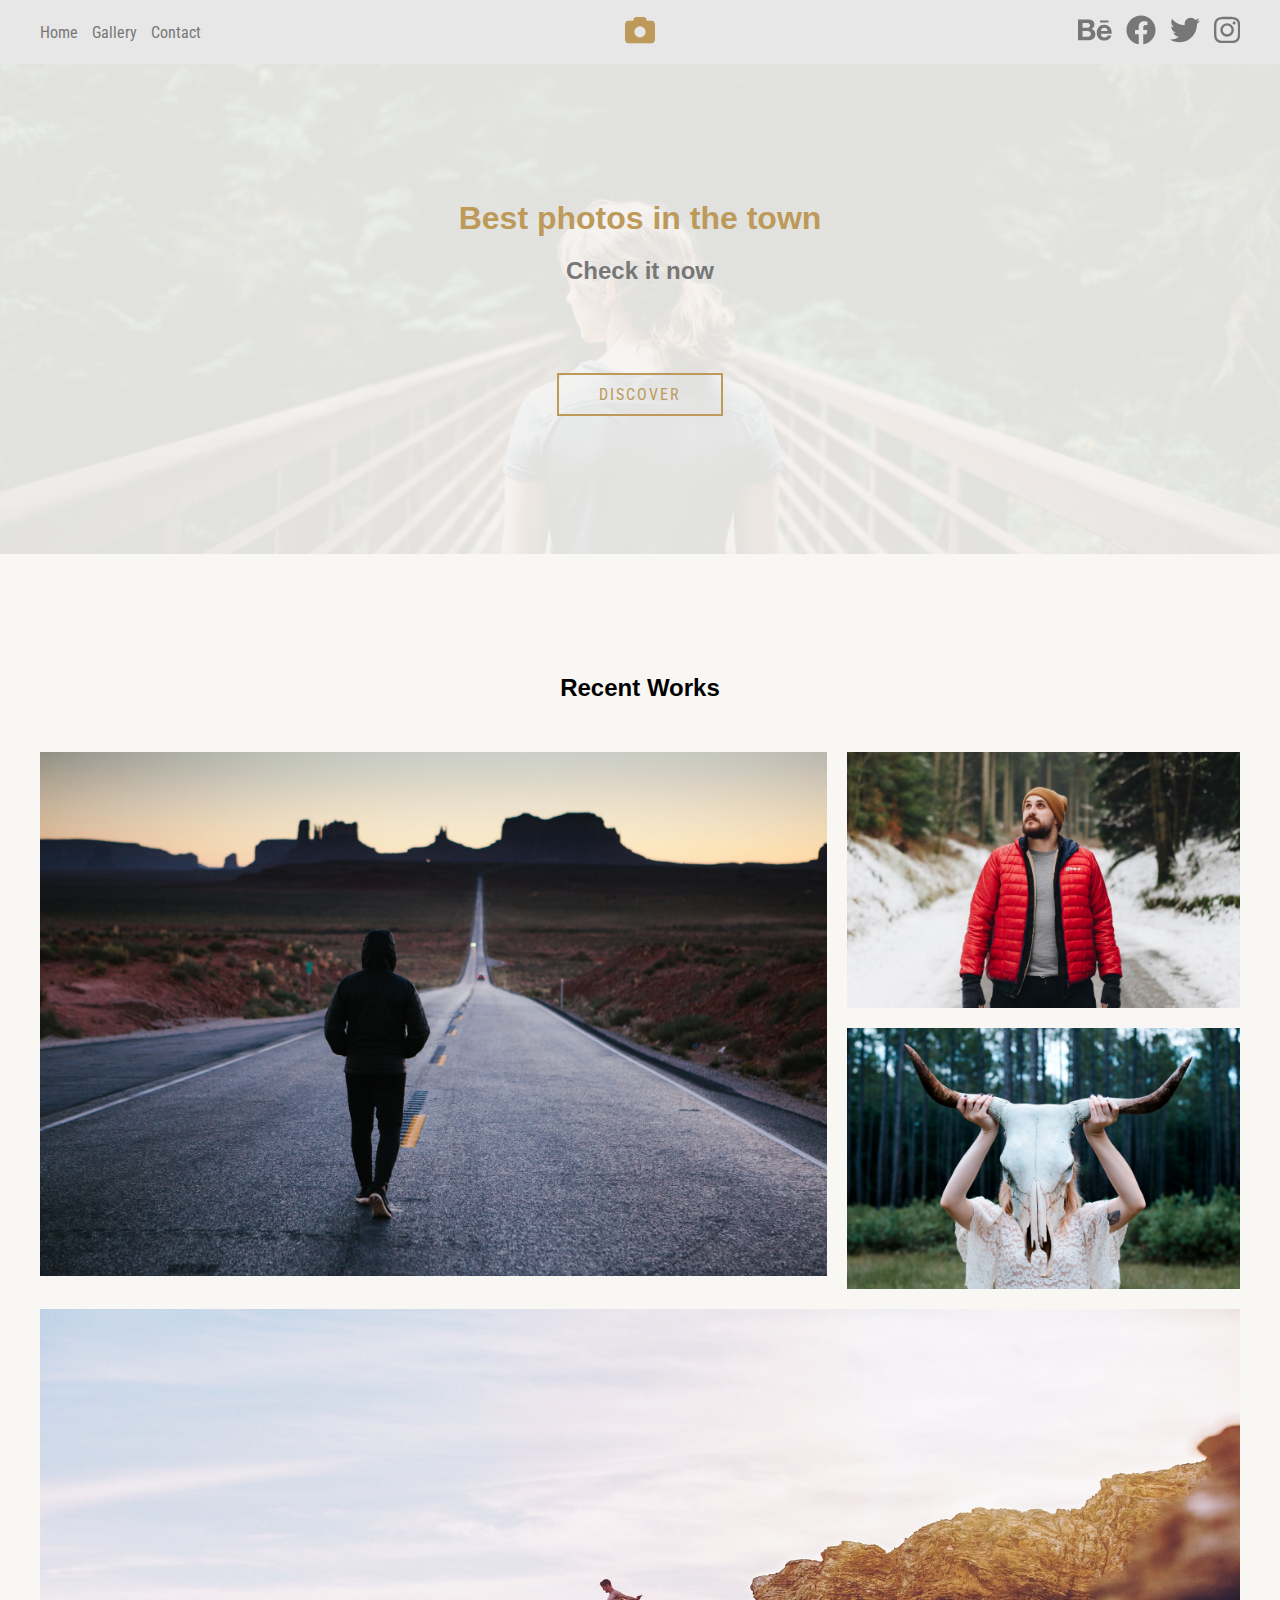
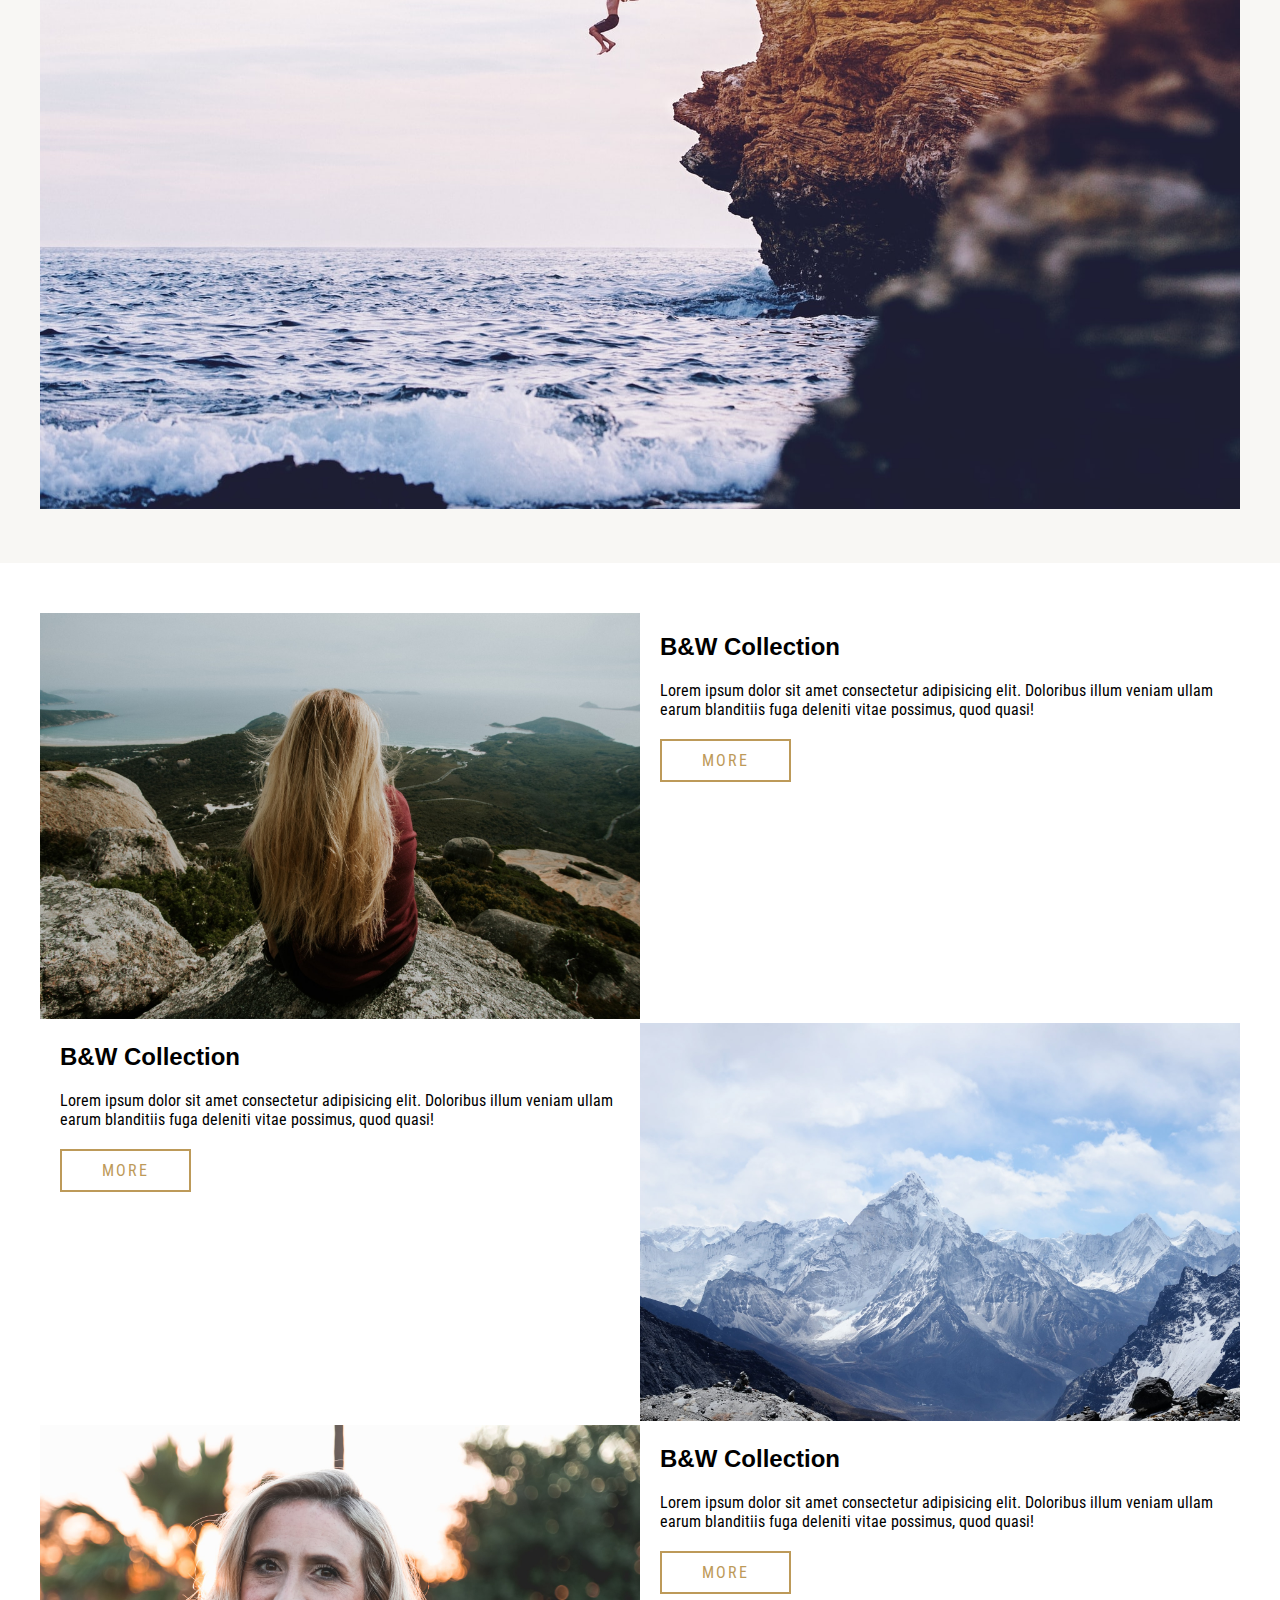
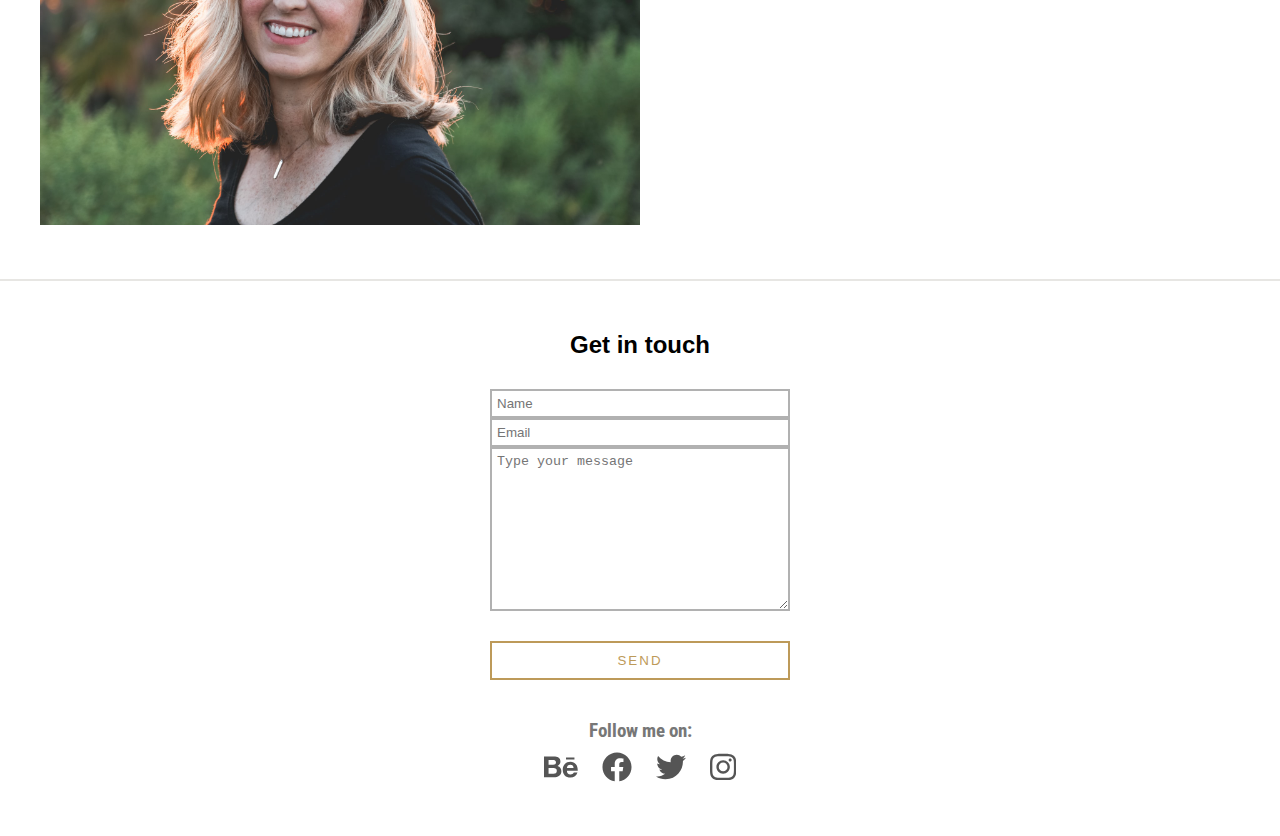
<file: Project - 2 (Photo Studio Site)/index.html>
<!DOCTYPE html>
<html lang="en">

<head>
    <meta charset="UTF-8">
    <meta http-equiv="X-UA-Compatible" content="IE=edge">
    <meta name="viewport" content="width=device-width, initial-scale=1.0">
    <link rel="stylesheet" href="style.css">
    <title>Document</title>
</head>

<body>
    <header>
        <div class="columns">
        <nav>
            <a href="">Home</a>
            <a href="">Gallery</a>
            <a href="">Contact</a>
        </nav>
        <a href="" class="logo">
            <svg xmlns="http://www.w3.org/2000/svg"
                viewBox="0 0 512 512"><!--! Font Awesome Pro 6.3.0 by @fontawesome - https://fontawesome.com License - https://fontawesome.com/license (Commercial License) Copyright 2023 Fonticons, Inc. -->
                <path
                    d="M149.1 64.8L138.7 96H64C28.7 96 0 124.7 0 160V416c0 35.3 28.7 64 64 64H448c35.3 0 64-28.7 64-64V160c0-35.3-28.7-64-64-64H373.3L362.9 64.8C356.4 45.2 338.1 32 317.4 32H194.6c-20.7 0-39 13.2-45.5 32.8zM256 192a96 96 0 1 1 0 192 96 96 0 1 1 0-192z" />
            </svg>
        </a>
        <div class="social">
            <a href="">
                <svg xmlns="http://www.w3.org/2000/svg"
                    viewBox="0 0 576 512"><!--! Font Awesome Pro 6.3.0 by @fontawesome - https://fontawesome.com License - https://fontawesome.com/license (Commercial License) Copyright 2023 Fonticons, Inc. -->
                    <path
                        d="M232 237.2c31.8-15.2 48.4-38.2 48.4-74 0-70.6-52.6-87.8-113.3-87.8H0v354.4h171.8c64.4 0 124.9-30.9 124.9-102.9 0-44.5-21.1-77.4-64.7-89.7zM77.9 135.9H151c28.1 0 53.4 7.9 53.4 40.5 0 30.1-19.7 42.2-47.5 42.2h-79v-82.7zm83.3 233.7H77.9V272h84.9c34.3 0 56 14.3 56 50.6 0 35.8-25.9 47-57.6 47zm358.5-240.7H376V94h143.7v34.9zM576 305.2c0-75.9-44.4-139.2-124.9-139.2-78.2 0-131.3 58.8-131.3 135.8 0 79.9 50.3 134.7 131.3 134.7 61.3 0 101-27.6 120.1-86.3H509c-6.7 21.9-34.3 33.5-55.7 33.5-41.3 0-63-24.2-63-65.3h185.1c.3-4.2.6-8.7.6-13.2zM390.4 274c2.3-33.7 24.7-54.8 58.5-54.8 35.4 0 53.2 20.8 56.2 54.8H390.4z" />
                </svg>
            </a>
            <a href="">
                <svg xmlns="http://www.w3.org/2000/svg"
                    viewBox="0 0 512 512"><!--! Font Awesome Pro 6.3.0 by @fontawesome - https://fontawesome.com License - https://fontawesome.com/license (Commercial License) Copyright 2023 Fonticons, Inc. -->
                    <path
                        d="M504 256C504 119 393 8 256 8S8 119 8 256c0 123.78 90.69 226.38 209.25 245V327.69h-63V256h63v-54.64c0-62.15 37-96.48 93.67-96.48 27.14 0 55.52 4.84 55.52 4.84v61h-31.28c-30.8 0-40.41 19.12-40.41 38.73V256h68.78l-11 71.69h-57.78V501C413.31 482.38 504 379.78 504 256z" />
                </svg>
            </a>
            <a href="">
                <svg xmlns="http://www.w3.org/2000/svg"
                    viewBox="0 0 512 512"><!--! Font Awesome Pro 6.3.0 by @fontawesome - https://fontawesome.com License - https://fontawesome.com/license (Commercial License) Copyright 2023 Fonticons, Inc. -->
                    <path
                        d="M459.37 151.716c.325 4.548.325 9.097.325 13.645 0 138.72-105.583 298.558-298.558 298.558-59.452 0-114.68-17.219-161.137-47.106 8.447.974 16.568 1.299 25.34 1.299 49.055 0 94.213-16.568 130.274-44.832-46.132-.975-84.792-31.188-98.112-72.772 6.498.974 12.995 1.624 19.818 1.624 9.421 0 18.843-1.3 27.614-3.573-48.081-9.747-84.143-51.98-84.143-102.985v-1.299c13.969 7.797 30.214 12.67 47.431 13.319-28.264-18.843-46.781-51.005-46.781-87.391 0-19.492 5.197-37.36 14.294-52.954 51.655 63.675 129.3 105.258 216.365 109.807-1.624-7.797-2.599-15.918-2.599-24.04 0-57.828 46.782-104.934 104.934-104.934 30.213 0 57.502 12.67 76.67 33.137 23.715-4.548 46.456-13.32 66.599-25.34-7.798 24.366-24.366 44.833-46.132 57.827 21.117-2.273 41.584-8.122 60.426-16.243-14.292 20.791-32.161 39.308-52.628 54.253z" />
                </svg>
            </a>
            <a href="">
                <svg xmlns="http://www.w3.org/2000/svg"
                    viewBox="0 0 448 512"><!--! Font Awesome Pro 6.3.0 by @fontawesome - https://fontawesome.com License - https://fontawesome.com/license (Commercial License) Copyright 2023 Fonticons, Inc. -->
                    <path
                        d="M224.1 141c-63.6 0-114.9 51.3-114.9 114.9s51.3 114.9 114.9 114.9S339 319.5 339 255.9 287.7 141 224.1 141zm0 189.6c-41.1 0-74.7-33.5-74.7-74.7s33.5-74.7 74.7-74.7 74.7 33.5 74.7 74.7-33.6 74.7-74.7 74.7zm146.4-194.3c0 14.9-12 26.8-26.8 26.8-14.9 0-26.8-12-26.8-26.8s12-26.8 26.8-26.8 26.8 12 26.8 26.8zm76.1 27.2c-1.7-35.9-9.9-67.7-36.2-93.9-26.2-26.2-58-34.4-93.9-36.2-37-2.1-147.9-2.1-184.9 0-35.8 1.7-67.6 9.9-93.9 36.1s-34.4 58-36.2 93.9c-2.1 37-2.1 147.9 0 184.9 1.7 35.9 9.9 67.7 36.2 93.9s58 34.4 93.9 36.2c37 2.1 147.9 2.1 184.9 0 35.9-1.7 67.7-9.9 93.9-36.2 26.2-26.2 34.4-58 36.2-93.9 2.1-37 2.1-147.8 0-184.8zM398.8 388c-7.8 19.6-22.9 34.7-42.6 42.6-29.5 11.7-99.5 9-132.1 9s-102.7 2.6-132.1-9c-19.6-7.8-34.7-22.9-42.6-42.6-11.7-29.5-9-99.5-9-132.1s-2.6-102.7 9-132.1c7.8-19.6 22.9-34.7 42.6-42.6 29.5-11.7 99.5-9 132.1-9s102.7-2.6 132.1 9c19.6 7.8 34.7 22.9 42.6 42.6 11.7 29.5 9 99.5 9 132.1s2.7 102.7-9 132.1z" />
                </svg>
            </a>
        </div>
      </div>
        <label class="hamburger" for="myCb">|||</label>
        <input type="checkbox" id="myCb">
        <div class="mobile-navigation">
            <a href="">Home</a>
            <a href="">Gallery</a>
            <a href="">Contact</a>
        </div>
    </header>
    <div class="intro">
        <div class="content">
            <h1>Best photos in the town</h1>
            <h2>Check it now</h2>
            <a href="" class="btn">Discover</a>
        </div>
        <div class="background">
            <img src="woman.jpg" alt="">
        </div>
        <div class="overlay"></div>
    </div>
    <div class="recent">
        <h2>Recent Works</h2>
        <div class="top3">
            <div>
                <img src="photos/road.jpg" alt="">
            </div>
            <div class="right">
                <img src="photos/winter.jpg" alt="">
                <img src="photos/skull.jpg" alt="">
            </div>
        </div>
        <div class="fourth">
            <img src="photos/cliff.jpg" alt="">
        </div>
    </div>
    <div class="text-blocks-outer">
        <div class="text-blocks">
            <div class="text-block">
                <div class="image">
                    <img src="photos/rock.jpg" alt="">
                </div>
                <div class="content">
                    <h2>B&W Collection</h2>
                    <p>Lorem ipsum dolor sit amet consectetur adipisicing elit. Doloribus illum veniam ullam earum
                        blanditiis fuga deleniti vitae possimus, quod quasi!</p>
                    <a href="" class="btn">More</a>
                </div>
            </div>
            <div class="text-block">
                <div class="image">
                    <img src="photos/mountains.jpg" alt="">
                </div>
                <div class="content">
                    <h2>B&W Collection</h2>
                    <p>Lorem ipsum dolor sit amet consectetur adipisicing elit. Doloribus illum veniam ullam earum
                        blanditiis fuga deleniti vitae possimus, quod quasi!</p>
                    <a href="" class="btn">More</a>
                </div>
            </div>
            <div class="text-block">
                <div class="image">
                    <img src="photos/garden.jpg" alt="">
                </div>
                <div class="content">
                    <h2>B&W Collection</h2>
                    <p>Lorem ipsum dolor sit amet consectetur adipisicing elit. Doloribus illum veniam ullam earum
                        blanditiis fuga deleniti vitae possimus, quod quasi!</p>
                    <a href="" class="btn">More</a>
                </div>
            </div>
        </div>
    </div>
    <footer>
        <div class="center">
            <h2>Get in touch</h2>
            <form action="">
                <div class="fields">
                <input type="text" placeholder="Name">
                <input type="email" placeholder="Email">
                <textarea name="" id="" cols="30" rows="10" placeholder="Type your message"></textarea>
            </div>
            <button>Send</button>
            </form>
            <div class="socials">
                <h3>Follow me on:</h3>
                <a href="">
                    <svg xmlns="http://www.w3.org/2000/svg"
                        viewBox="0 0 576 512"><!--! Font Awesome Pro 6.3.0 by @fontawesome - https://fontawesome.com License - https://fontawesome.com/license (Commercial License) Copyright 2023 Fonticons, Inc. -->
                        <path
                            d="M232 237.2c31.8-15.2 48.4-38.2 48.4-74 0-70.6-52.6-87.8-113.3-87.8H0v354.4h171.8c64.4 0 124.9-30.9 124.9-102.9 0-44.5-21.1-77.4-64.7-89.7zM77.9 135.9H151c28.1 0 53.4 7.9 53.4 40.5 0 30.1-19.7 42.2-47.5 42.2h-79v-82.7zm83.3 233.7H77.9V272h84.9c34.3 0 56 14.3 56 50.6 0 35.8-25.9 47-57.6 47zm358.5-240.7H376V94h143.7v34.9zM576 305.2c0-75.9-44.4-139.2-124.9-139.2-78.2 0-131.3 58.8-131.3 135.8 0 79.9 50.3 134.7 131.3 134.7 61.3 0 101-27.6 120.1-86.3H509c-6.7 21.9-34.3 33.5-55.7 33.5-41.3 0-63-24.2-63-65.3h185.1c.3-4.2.6-8.7.6-13.2zM390.4 274c2.3-33.7 24.7-54.8 58.5-54.8 35.4 0 53.2 20.8 56.2 54.8H390.4z" />
                    </svg>
                </a>
                <a href="">
                    <svg xmlns="http://www.w3.org/2000/svg"
                        viewBox="0 0 512 512"><!--! Font Awesome Pro 6.3.0 by @fontawesome - https://fontawesome.com License - https://fontawesome.com/license (Commercial License) Copyright 2023 Fonticons, Inc. -->
                        <path
                            d="M504 256C504 119 393 8 256 8S8 119 8 256c0 123.78 90.69 226.38 209.25 245V327.69h-63V256h63v-54.64c0-62.15 37-96.48 93.67-96.48 27.14 0 55.52 4.84 55.52 4.84v61h-31.28c-30.8 0-40.41 19.12-40.41 38.73V256h68.78l-11 71.69h-57.78V501C413.31 482.38 504 379.78 504 256z" />
                    </svg>
                </a>
                <a href="">
                    <svg xmlns="http://www.w3.org/2000/svg"
                        viewBox="0 0 512 512"><!--! Font Awesome Pro 6.3.0 by @fontawesome - https://fontawesome.com License - https://fontawesome.com/license (Commercial License) Copyright 2023 Fonticons, Inc. -->
                        <path
                            d="M459.37 151.716c.325 4.548.325 9.097.325 13.645 0 138.72-105.583 298.558-298.558 298.558-59.452 0-114.68-17.219-161.137-47.106 8.447.974 16.568 1.299 25.34 1.299 49.055 0 94.213-16.568 130.274-44.832-46.132-.975-84.792-31.188-98.112-72.772 6.498.974 12.995 1.624 19.818 1.624 9.421 0 18.843-1.3 27.614-3.573-48.081-9.747-84.143-51.98-84.143-102.985v-1.299c13.969 7.797 30.214 12.67 47.431 13.319-28.264-18.843-46.781-51.005-46.781-87.391 0-19.492 5.197-37.36 14.294-52.954 51.655 63.675 129.3 105.258 216.365 109.807-1.624-7.797-2.599-15.918-2.599-24.04 0-57.828 46.782-104.934 104.934-104.934 30.213 0 57.502 12.67 76.67 33.137 23.715-4.548 46.456-13.32 66.599-25.34-7.798 24.366-24.366 44.833-46.132 57.827 21.117-2.273 41.584-8.122 60.426-16.243-14.292 20.791-32.161 39.308-52.628 54.253z" />
                    </svg>
                </a>
                <a href="">
                    <svg xmlns="http://www.w3.org/2000/svg"
                        viewBox="0 0 448 512"><!--! Font Awesome Pro 6.3.0 by @fontawesome - https://fontawesome.com License - https://fontawesome.com/license (Commercial License) Copyright 2023 Fonticons, Inc. -->
                        <path
                            d="M224.1 141c-63.6 0-114.9 51.3-114.9 114.9s51.3 114.9 114.9 114.9S339 319.5 339 255.9 287.7 141 224.1 141zm0 189.6c-41.1 0-74.7-33.5-74.7-74.7s33.5-74.7 74.7-74.7 74.7 33.5 74.7 74.7-33.6 74.7-74.7 74.7zm146.4-194.3c0 14.9-12 26.8-26.8 26.8-14.9 0-26.8-12-26.8-26.8s12-26.8 26.8-26.8 26.8 12 26.8 26.8zm76.1 27.2c-1.7-35.9-9.9-67.7-36.2-93.9-26.2-26.2-58-34.4-93.9-36.2-37-2.1-147.9-2.1-184.9 0-35.8 1.7-67.6 9.9-93.9 36.1s-34.4 58-36.2 93.9c-2.1 37-2.1 147.9 0 184.9 1.7 35.9 9.9 67.7 36.2 93.9s58 34.4 93.9 36.2c37 2.1 147.9 2.1 184.9 0 35.9-1.7 67.7-9.9 93.9-36.2 26.2-26.2 34.4-58 36.2-93.9 2.1-37 2.1-147.8 0-184.8zM398.8 388c-7.8 19.6-22.9 34.7-42.6 42.6-29.5 11.7-99.5 9-132.1 9s-102.7 2.6-132.1-9c-19.6-7.8-34.7-22.9-42.6-42.6-11.7-29.5-9-99.5-9-132.1s-2.6-102.7 9-132.1c7.8-19.6 22.9-34.7 42.6-42.6 29.5-11.7 99.5-9 132.1-9s102.7-2.6 132.1 9c19.6 7.8 34.7 22.9 42.6 42.6 11.7 29.5 9 99.5 9 132.1s2.7 102.7-9 132.1z" />
                    </svg>
                </a>
            </div>
        </div>
    </footer>
</body>

</html>
</file>
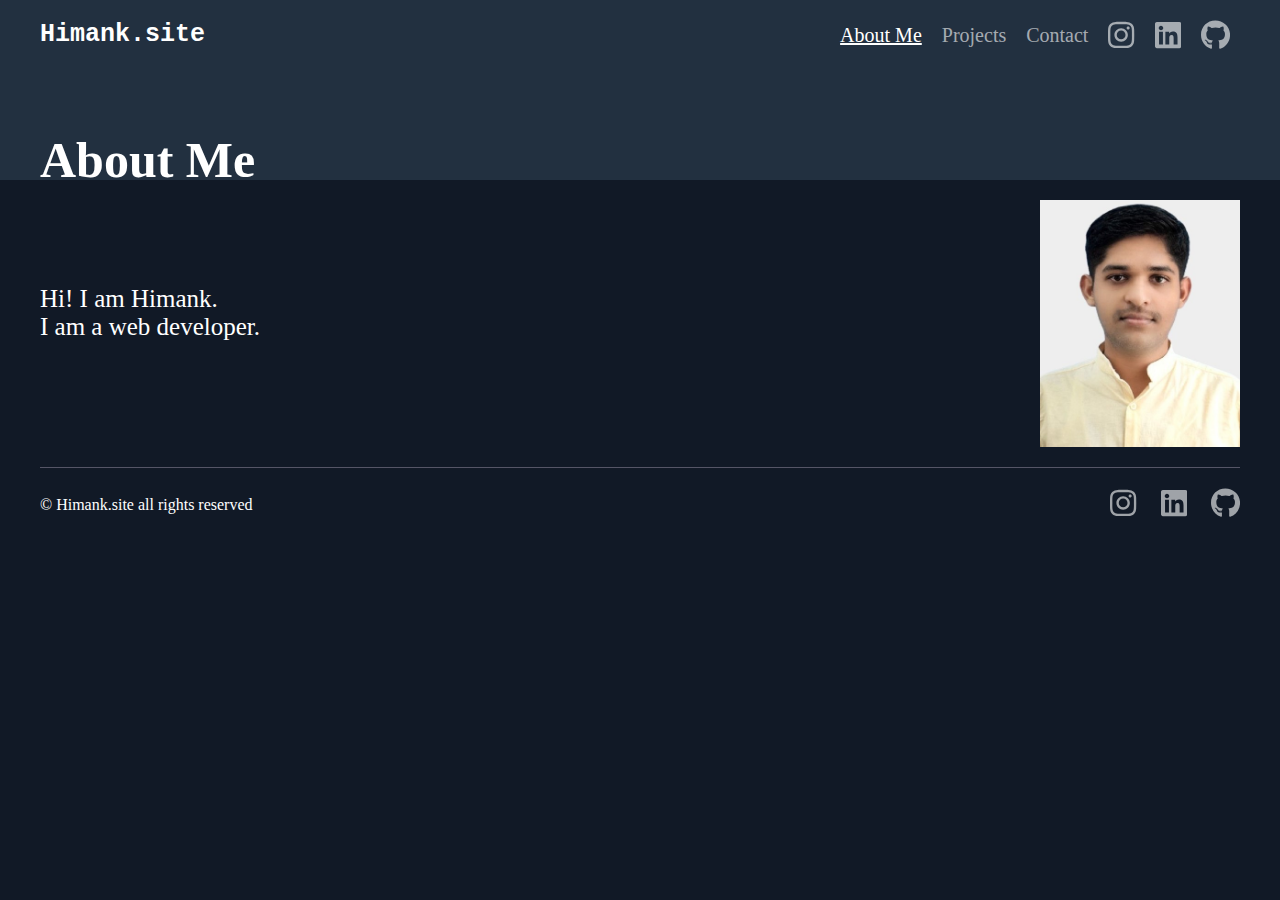
<file: Project - 3 (Basic Portfolio)/index.html>
<!DOCTYPE html>
<html lang="en">

<head>
    <meta charset="UTF-8">
    <meta http-equiv="X-UA-Compatible" content="IE=edge">
    <meta name="viewport" content="width=device-width, initial-scale=1.0">
    <link rel="stylesheet" href="style.css">
    <title>Project-1</title>
</head>

<body>
    <header>
        <div class="center">
            <a href="" class="logo-link">Himank.site</a>
            <nav>
                <a href="index.html" class="nav-link active">About Me </a>
                <a href="projects.html" class="nav-link">Projects</a>
                <a href="contact.html" class="nav-link">Contact</a>
                <a href="https://www.instagram.com/himank8106/" class="social-link" target="_blank">
                    <svg xmlns="http://www.w3.org/2000/svg" viewBox="0 0 448 512">
                        <path
                            d="M224.1 141c-63.6 0-114.9 51.3-114.9 114.9s51.3 114.9 114.9 114.9S339 319.5 339 255.9 287.7 141 224.1 141zm0 189.6c-41.1 0-74.7-33.5-74.7-74.7s33.5-74.7 74.7-74.7 74.7 33.5 74.7 74.7-33.6 74.7-74.7 74.7zm146.4-194.3c0 14.9-12 26.8-26.8 26.8-14.9 0-26.8-12-26.8-26.8s12-26.8 26.8-26.8 26.8 12 26.8 26.8zm76.1 27.2c-1.7-35.9-9.9-67.7-36.2-93.9-26.2-26.2-58-34.4-93.9-36.2-37-2.1-147.9-2.1-184.9 0-35.8 1.7-67.6 9.9-93.9 36.1s-34.4 58-36.2 93.9c-2.1 37-2.1 147.9 0 184.9 1.7 35.9 9.9 67.7 36.2 93.9s58 34.4 93.9 36.2c37 2.1 147.9 2.1 184.9 0 35.9-1.7 67.7-9.9 93.9-36.2 26.2-26.2 34.4-58 36.2-93.9 2.1-37 2.1-147.8 0-184.8zM398.8 388c-7.8 19.6-22.9 34.7-42.6 42.6-29.5 11.7-99.5 9-132.1 9s-102.7 2.6-132.1-9c-19.6-7.8-34.7-22.9-42.6-42.6-11.7-29.5-9-99.5-9-132.1s-2.6-102.7 9-132.1c7.8-19.6 22.9-34.7 42.6-42.6 29.5-11.7 99.5-9 132.1-9s102.7-2.6 132.1 9c19.6 7.8 34.7 22.9 42.6 42.6 11.7 29.5 9 99.5 9 132.1s2.7 102.7-9 132.1z" />
                    </svg>
                </a>
                <a href="https://www.linkedin.com/in/himank8106" class="social-link" target="_blank">
                    <svg xmlns="http://www.w3.org/2000/svg" viewBox="0 0 448 512">
                        <path
                            d="M416 32H31.9C14.3 32 0 46.5 0 64.3v383.4C0 465.5 14.3 480 31.9 480H416c17.6 0 32-14.5 32-32.3V64.3c0-17.8-14.4-32.3-32-32.3zM135.4 416H69V202.2h66.5V416zm-33.2-243c-21.3 0-38.5-17.3-38.5-38.5S80.9 96 102.2 96c21.2 0 38.5 17.3 38.5 38.5 0 21.3-17.2 38.5-38.5 38.5zm282.1 243h-66.4V312c0-24.8-.5-56.7-34.5-56.7-34.6 0-39.9 27-39.9 54.9V416h-66.4V202.2h63.7v29.2h.9c8.9-16.8 30.6-34.5 62.9-34.5 67.2 0 79.7 44.3 79.7 101.9V416z" />
                    </svg>
                </a>
                <a href="https://github.com/Himank8106" class="social-link" target="_blank">
                    <svg xmlns="http://www.w3.org/2000/svg" viewBox="0 0 496 512">
                        <path
                            d="M165.9 397.4c0 2-2.3 3.6-5.2 3.6-3.3.3-5.6-1.3-5.6-3.6 0-2 2.3-3.6 5.2-3.6 3-.3 5.6 1.3 5.6 3.6zm-31.1-4.5c-.7 2 1.3 4.3 4.3 4.9 2.6 1 5.6 0 6.2-2s-1.3-4.3-4.3-5.2c-2.6-.7-5.5.3-6.2 2.3zm44.2-1.7c-2.9.7-4.9 2.6-4.6 4.9.3 2 2.9 3.3 5.9 2.6 2.9-.7 4.9-2.6 4.6-4.6-.3-1.9-3-3.2-5.9-2.9zM244.8 8C106.1 8 0 113.3 0 252c0 110.9 69.8 205.8 169.5 239.2 12.8 2.3 17.3-5.6 17.3-12.1 0-6.2-.3-40.4-.3-61.4 0 0-70 15-84.7-29.8 0 0-11.4-29.1-27.8-36.6 0 0-22.9-15.7 1.6-15.4 0 0 24.9 2 38.6 25.8 21.9 38.6 58.6 27.5 72.9 20.9 2.3-16 8.8-27.1 16-33.7-55.9-6.2-112.3-14.3-112.3-110.5 0-27.5 7.6-41.3 23.6-58.9-2.6-6.5-11.1-33.3 2.6-67.9 20.9-6.5 69 27 69 27 20-5.6 41.5-8.5 62.8-8.5s42.8 2.9 62.8 8.5c0 0 48.1-33.6 69-27 13.7 34.7 5.2 61.4 2.6 67.9 16 17.7 25.8 31.5 25.8 58.9 0 96.5-58.9 104.2-114.8 110.5 9.2 7.9 17 22.9 17 46.4 0 33.7-.3 75.4-.3 83.6 0 6.5 4.6 14.4 17.3 12.1C428.2 457.8 496 362.9 496 252 496 113.3 383.5 8 244.8 8zM97.2 352.9c-1.3 1-1 3.3.7 5.2 1.6 1.6 3.9 2.3 5.2 1 1.3-1 1-3.3-.7-5.2-1.6-1.6-3.9-2.3-5.2-1zm-10.8-8.1c-.7 1.3.3 2.9 2.3 3.9 1.6 1 3.6.7 4.3-.7.7-1.3-.3-2.9-2.3-3.9-2-.6-3.6-.3-4.3.7zm32.4 35.6c-1.6 1.3-1 4.3 1.3 6.2 2.3 2.3 5.2 2.6 6.5 1 1.3-1.3.7-4.3-1.3-6.2-2.2-2.3-5.2-2.6-6.5-1zm-11.4-14.7c-1.6 1-1.6 3.6 0 5.9 1.6 2.3 4.3 3.3 5.6 2.3 1.6-1.3 1.6-3.9 0-6.2-1.4-2.3-4-3.3-5.6-2z" />
                    </svg>
                </a>
            </nav>
        </div>
    </header>
    <div class="h1">
        <h1 class="center">
            About Me
        </h1>
    </div>
    <div class="intro center">
        <p>Hi! I am Himank. <br> I am a web developer.</p>
        <img src="ProfileImage.jpg" alt="">
    </div>
    <footer class="center">
        <p>&copy; Himank.site all rights reserved</p>
        <div>
            <a href="https://www.instagram.com/himank8106/" class="social-link" target="_blank">
                <svg xmlns="http://www.w3.org/2000/svg" viewBox="0 0 448 512">
                    <path
                        d="M224.1 141c-63.6 0-114.9 51.3-114.9 114.9s51.3 114.9 114.9 114.9S339 319.5 339 255.9 287.7 141 224.1 141zm0 189.6c-41.1 0-74.7-33.5-74.7-74.7s33.5-74.7 74.7-74.7 74.7 33.5 74.7 74.7-33.6 74.7-74.7 74.7zm146.4-194.3c0 14.9-12 26.8-26.8 26.8-14.9 0-26.8-12-26.8-26.8s12-26.8 26.8-26.8 26.8 12 26.8 26.8zm76.1 27.2c-1.7-35.9-9.9-67.7-36.2-93.9-26.2-26.2-58-34.4-93.9-36.2-37-2.1-147.9-2.1-184.9 0-35.8 1.7-67.6 9.9-93.9 36.1s-34.4 58-36.2 93.9c-2.1 37-2.1 147.9 0 184.9 1.7 35.9 9.9 67.7 36.2 93.9s58 34.4 93.9 36.2c37 2.1 147.9 2.1 184.9 0 35.9-1.7 67.7-9.9 93.9-36.2 26.2-26.2 34.4-58 36.2-93.9 2.1-37 2.1-147.8 0-184.8zM398.8 388c-7.8 19.6-22.9 34.7-42.6 42.6-29.5 11.7-99.5 9-132.1 9s-102.7 2.6-132.1-9c-19.6-7.8-34.7-22.9-42.6-42.6-11.7-29.5-9-99.5-9-132.1s-2.6-102.7 9-132.1c7.8-19.6 22.9-34.7 42.6-42.6 29.5-11.7 99.5-9 132.1-9s102.7-2.6 132.1 9c19.6 7.8 34.7 22.9 42.6 42.6 11.7 29.5 9 99.5 9 132.1s2.7 102.7-9 132.1z" />
                </svg>
            </a>
            <a href="https://www.linkedin.com/in/himank8106" class="social-link" target="_blank">
                <svg xmlns="http://www.w3.org/2000/svg" viewBox="0 0 448 512">
                    <path
                        d="M416 32H31.9C14.3 32 0 46.5 0 64.3v383.4C0 465.5 14.3 480 31.9 480H416c17.6 0 32-14.5 32-32.3V64.3c0-17.8-14.4-32.3-32-32.3zM135.4 416H69V202.2h66.5V416zm-33.2-243c-21.3 0-38.5-17.3-38.5-38.5S80.9 96 102.2 96c21.2 0 38.5 17.3 38.5 38.5 0 21.3-17.2 38.5-38.5 38.5zm282.1 243h-66.4V312c0-24.8-.5-56.7-34.5-56.7-34.6 0-39.9 27-39.9 54.9V416h-66.4V202.2h63.7v29.2h.9c8.9-16.8 30.6-34.5 62.9-34.5 67.2 0 79.7 44.3 79.7 101.9V416z" />
                </svg>
            </a>
            <a href="https://github.com/Himank8106" class="social-link" target="_blank">
                <svg xmlns="http://www.w3.org/2000/svg" viewBox="0 0 496 512">
                    <path
                        d="M165.9 397.4c0 2-2.3 3.6-5.2 3.6-3.3.3-5.6-1.3-5.6-3.6 0-2 2.3-3.6 5.2-3.6 3-.3 5.6 1.3 5.6 3.6zm-31.1-4.5c-.7 2 1.3 4.3 4.3 4.9 2.6 1 5.6 0 6.2-2s-1.3-4.3-4.3-5.2c-2.6-.7-5.5.3-6.2 2.3zm44.2-1.7c-2.9.7-4.9 2.6-4.6 4.9.3 2 2.9 3.3 5.9 2.6 2.9-.7 4.9-2.6 4.6-4.6-.3-1.9-3-3.2-5.9-2.9zM244.8 8C106.1 8 0 113.3 0 252c0 110.9 69.8 205.8 169.5 239.2 12.8 2.3 17.3-5.6 17.3-12.1 0-6.2-.3-40.4-.3-61.4 0 0-70 15-84.7-29.8 0 0-11.4-29.1-27.8-36.6 0 0-22.9-15.7 1.6-15.4 0 0 24.9 2 38.6 25.8 21.9 38.6 58.6 27.5 72.9 20.9 2.3-16 8.8-27.1 16-33.7-55.9-6.2-112.3-14.3-112.3-110.5 0-27.5 7.6-41.3 23.6-58.9-2.6-6.5-11.1-33.3 2.6-67.9 20.9-6.5 69 27 69 27 20-5.6 41.5-8.5 62.8-8.5s42.8 2.9 62.8 8.5c0 0 48.1-33.6 69-27 13.7 34.7 5.2 61.4 2.6 67.9 16 17.7 25.8 31.5 25.8 58.9 0 96.5-58.9 104.2-114.8 110.5 9.2 7.9 17 22.9 17 46.4 0 33.7-.3 75.4-.3 83.6 0 6.5 4.6 14.4 17.3 12.1C428.2 457.8 496 362.9 496 252 496 113.3 383.5 8 244.8 8zM97.2 352.9c-1.3 1-1 3.3.7 5.2 1.6 1.6 3.9 2.3 5.2 1 1.3-1 1-3.3-.7-5.2-1.6-1.6-3.9-2.3-5.2-1zm-10.8-8.1c-.7 1.3.3 2.9 2.3 3.9 1.6 1 3.6.7 4.3-.7.7-1.3-.3-2.9-2.3-3.9-2-.6-3.6-.3-4.3.7zm32.4 35.6c-1.6 1.3-1 4.3 1.3 6.2 2.3 2.3 5.2 2.6 6.5 1 1.3-1.3.7-4.3-1.3-6.2-2.2-2.3-5.2-2.6-6.5-1zm-11.4-14.7c-1.6 1-1.6 3.6 0 5.9 1.6 2.3 4.3 3.3 5.6 2.3 1.6-1.3 1.6-3.9 0-6.2-1.4-2.3-4-3.3-5.6-2z" />
                </svg>
            </a>
        </div>
    </footer>
</body>

</html>
</file>
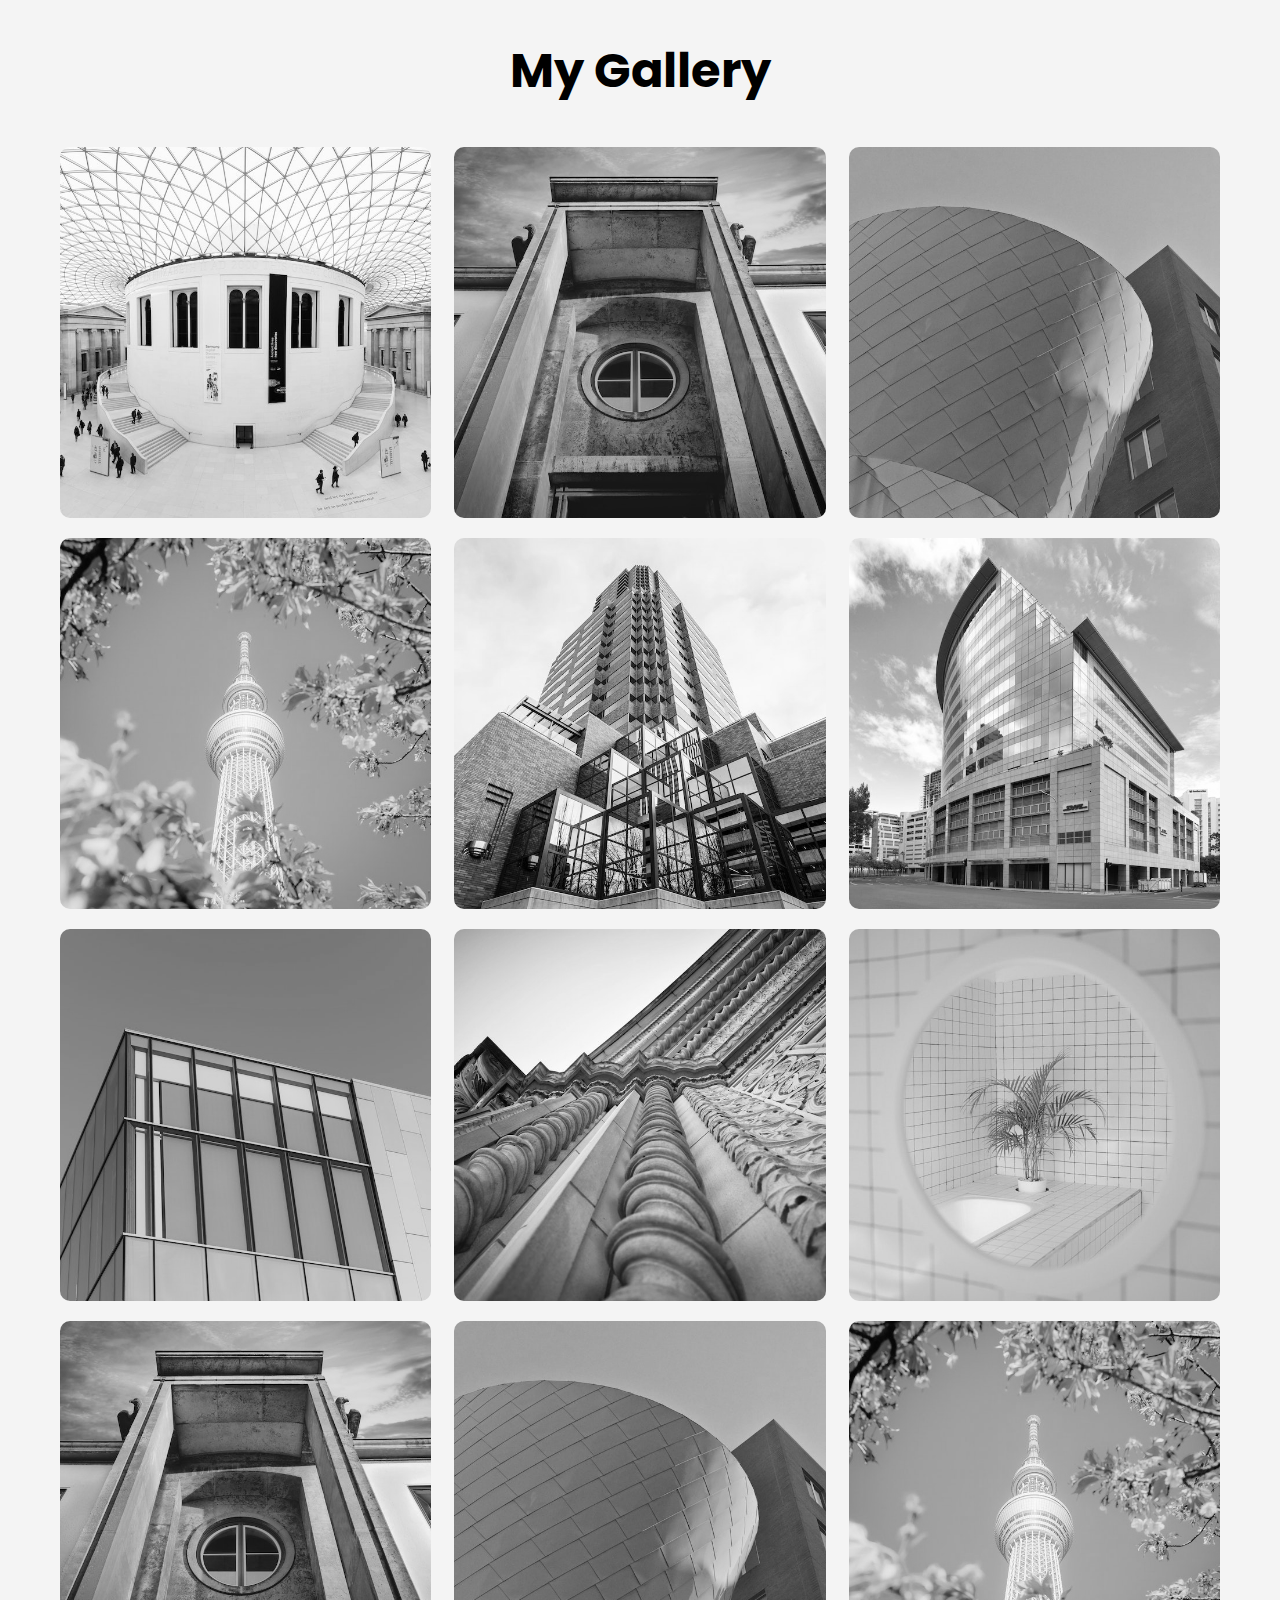
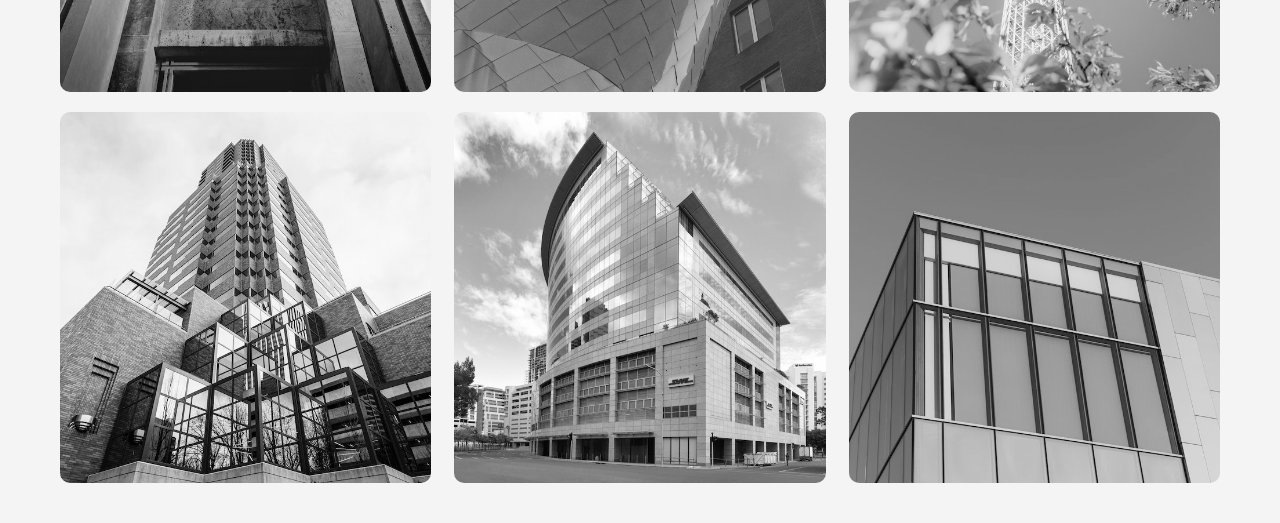
<file: Project - 5 (Image Gallery)/index.html>
<!DOCTYPE html>
<html lang="en">
<head>
    <meta charset="UTF-8">
    <meta name="viewport" content="width=device-width, initial-scale=1.0">
    <link rel="stylesheet" href="Styles.css">
    <link rel="shortcut icon" href="Images/favicon.ico" type="image/x-icon">
    <title>Image Gallery - Himank.site</title>
</head>
<body>

    <div id="wrapper">

        <h2>My Gallery</h2>

        <div class="container">

                <figure class="card">
                    <img src="Images/image1.jpg" />
                    <figcaption>Image 1</figcaption>
                </figure>

                <figure class="card">
                    <img src="Images/image2.jpeg" />
                    <figcaption>Image 2</figcaption>
                </figure>

                <figure class="card">
                    <img src="Images/image3.jpeg" />
                    <figcaption>Image 3</figcaption>
                </figure>

                <figure class="card">
                    <img src="Images/image4.jpeg" />
                    <figcaption>Image 4</figcaption>
                </figure>

                <figure class="card">
                    <img src="Images/image5.jpeg" />
                    <figcaption>Image 5</figcaption>
                </figure>

                <figure class="card">
                    <img src="Images/image6.jpeg" />
                    <figcaption>Image 6</figcaption>
                </figure>

                <figure class="card">
                    <img src="Images/image7.jpeg" />
                    <figcaption>Image 7</figcaption>
                </figure>

                <figure class="card">
                    <img src="Images/image8.jpeg" />
                    <figcaption>Image 8</figcaption>
                </figure>

                <figure class="card">
                    <img src="Images/image9.jpeg" />
                    <figcaption>Image 9</figcaption>
                </figure>

                <figure class="card">
                    <img src="Images/image2.jpeg" />
                    <figcaption>Image 10</figcaption>
                </figure>

                <figure class="card">
                    <img src="Images/image3.jpeg" />
                    <figcaption>Image 11</figcaption>
                </figure>

                <figure class="card">
                    <img src="Images/image4.jpeg" />
                    <figcaption>Image 12</figcaption>
                </figure>

                <figure class="card">
                    <img src="Images/image5.jpeg" />
                    <figcaption>Image 13</figcaption>
                </figure>

                <figure class="card">
                    <img src="Images/image6.jpeg" />
                    <figcaption>Image 14</figcaption>
                </figure>

                <figure class="card">
                    <img src="Images/image7.jpeg" />
                    <figcaption>Image 15</figcaption>
                </figure>
            
        </div>

    </div>

</body>
</html>
</file>
<file: Project - 6 (Hire Me Button)/index.html>
<!DOCTYPE html>
<html lang="en">
<head>
    <meta charset="UTF-8">
    <meta name="viewport" content="width=device-width, initial-scale=1.0">
    <link rel="shortcut icon" href="Images/favicon.ico" type="image/x-icon">
    <link rel="stylesheet" href="Styles.css">
    <title>Hire Me Button - Himank.site</title>
</head>
<body>

    <div class="container">
        <div class="button">
            <h2>Hire Me</h2>
        </div>
    </div>

</body>
</html>
</file>
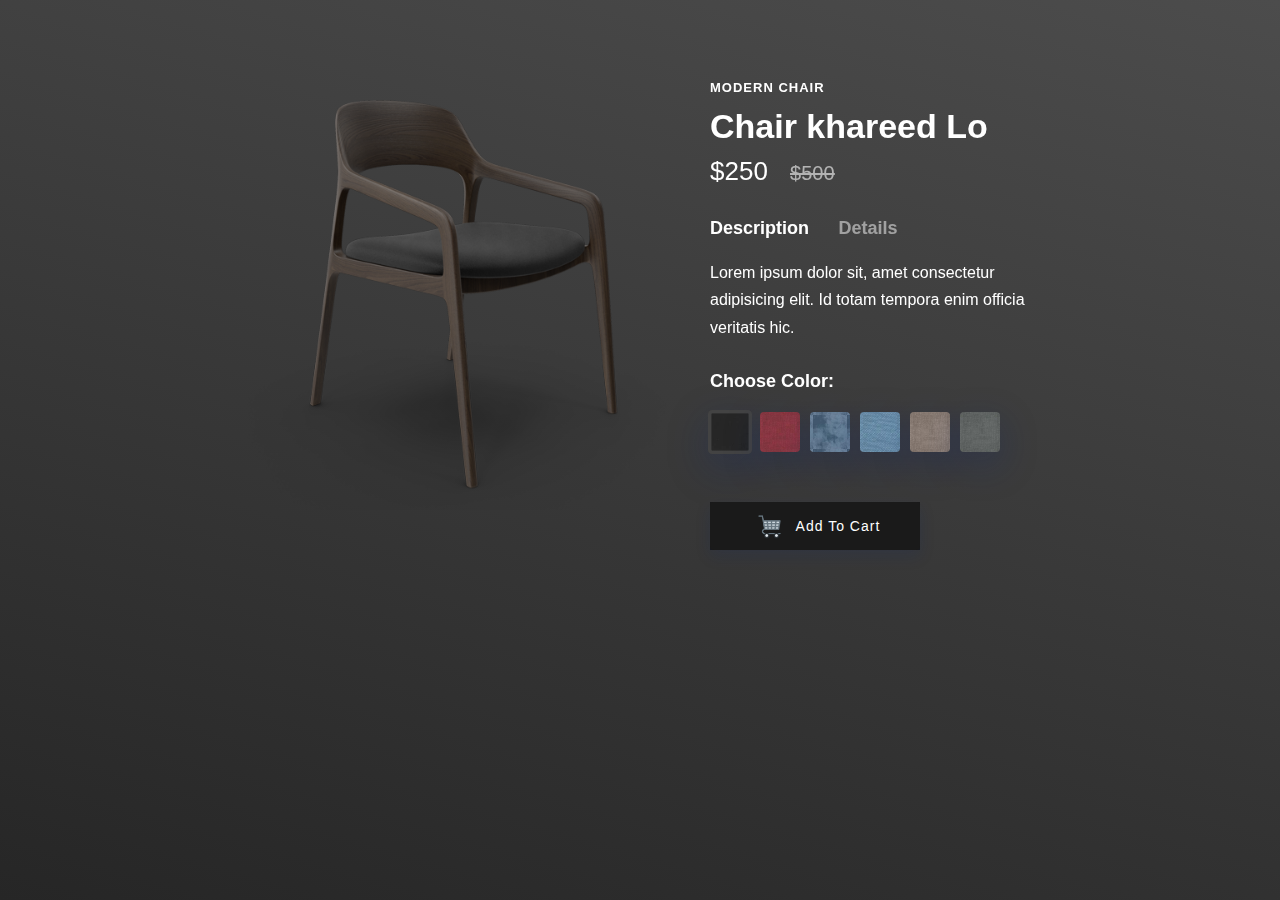
<file: Project - 7 (Modern Chair)/index.html>
<!DOCTYPE html>
<html lang="en">
<head>
    <meta charset="UTF-8">
    <meta name="viewport" content="width=device-width, initial-scale=1.0">
    <link rel="stylesheet" href="Styles.css">
    <link rel="shortcut icon" href="Images/favicon.ico" type="image/x-icon">
    <title>Modern Chair - Himank.site</title>

</head>
<body>

    <div class="wrapper">

        <div class="container">

            <div class="infoWrap mobMargin">
                <p class="titleUp">MODERN CHAIR</p>
                <h2>Chair khareed Lo</h2>
                <h4>$250 <span><del>$500</del></span></h4>

                <div class="sectionFluid">
                    <input type="radio" class="descBtn" id="desc1" name="descBtn" checked >
                    <label for="desc1">Description</label>
                    <input type="radio" class="descBtn" id="desc2" name="descBtn">
                    <label for="desc2">Details</label>
                    <div class="sectionFluid descSec accor1">
                        <p>
                            Lorem ipsum dolor sit, amet consectetur adipisicing elit. Id totam tempora enim officia
							veritatis hic.
                        </p>
                    </div>
                    <div class="sectionFluid descSec accor2">
                        <div class="sectionInline">
                            <p><span>80</span>cm<br>Length</p>
                        </div>
                        <div class="sectionInline">
							<p><span>65</span>cm<br />Width</p>
						</div>
						<div class="sectionInline">
							<p><span>90</span>cm<br />Height</p>
						</div>
						<div class="sectionInline">
							<p><span>17.6</span>lbs<br />Weight</p>
						</div>
                    </div>
                </div>
                <h5>Choose Color:</h5>
            </div>

            <input type="radio" class="colorBtn forColor1" id="color1" name="colorbtn" checked>
            <label class="firstColor" for="color1"></label>
            <input type="radio" class="colorBtn forColor2" id="color2" name="colorbtn" >
            <label class="color2" for="color2"></label>
            <input type="radio" class="colorBtn forColor3" id="color3" name="colorbtn" >
            <label class="color3" for="color3"></label>
            <input type="radio" class="colorBtn forColor4" id="color4" name="colorbtn" >
            <label class="color4" for="color4"></label>
            <input type="radio" class="colorBtn forColor5" id="color5" name="colorbtn" >
            <label class="color5" for="color5"></label>
            <input type="radio" class="colorBtn forColor6" id="color6" name="colorbtn" >
            <label class="color6" for="color6"></label>

            <div class="infoWrap">
               
                <a href="#" class="btn"><i class="uil uilshoppingcart icon"></i>  <img src="Images/cart.ico" alt="" width="25px"> &nbsp;&nbsp; Add To Cart </a>
            </div>

            <div class="imgWrap chair1"></div>
            <div class="imgWrap chair2"></div>
            <div class="imgWrap chair3"></div>
            <div class="imgWrap chair4"></div>
            <div class="imgWrap chair5"></div>
            <div class="imgWrap chair6"></div>
            <div class="backColor"></div>
            <div class="backColor chair2"></div>
            <div class="backColor chair3"></div>
            <div class="backColor chair4"></div>
            <div class="backColor chair5"></div>
            <div class="backColor chair6"></div>

        </div>

    </div>

</body>
</html>
</file>
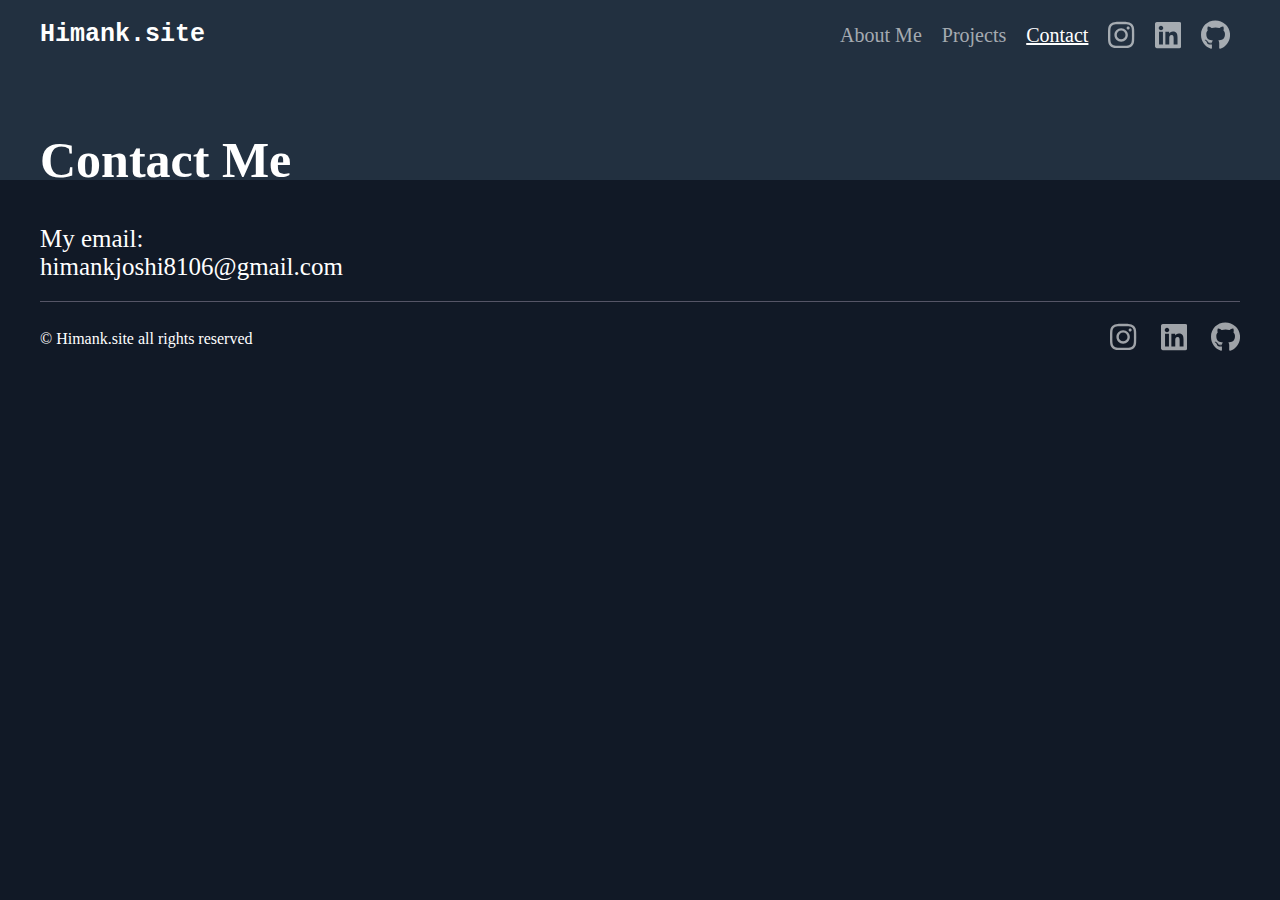
<file: Project - 3 (Basic Portfolio)/contact.html>
<!DOCTYPE html>
<html lang="en">

<head>
    <meta charset="UTF-8">
    <meta http-equiv="X-UA-Compatible" content="IE=edge">
    <meta name="viewport" content="width=device-width, initial-scale=1.0">
    <link rel="stylesheet" href="style.css">
    <title>Project-1</title>
</head>

<body>
    <header>
        <div class="center">
            <a href="" class="logo-link">Himank.site</a>
            <nav>
                <a href="index.html" class="nav-link">About Me </a>
                <a href="projects.html" class="nav-link">Projects</a>
                <a href="contact.html" class="nav-link active">Contact</a>
                <a href="https://www.instagram.com/himank8106/" class="social-link" target="_blank">
                    <svg xmlns="http://www.w3.org/2000/svg" viewBox="0 0 448 512">
                        <path
                            d="M224.1 141c-63.6 0-114.9 51.3-114.9 114.9s51.3 114.9 114.9 114.9S339 319.5 339 255.9 287.7 141 224.1 141zm0 189.6c-41.1 0-74.7-33.5-74.7-74.7s33.5-74.7 74.7-74.7 74.7 33.5 74.7 74.7-33.6 74.7-74.7 74.7zm146.4-194.3c0 14.9-12 26.8-26.8 26.8-14.9 0-26.8-12-26.8-26.8s12-26.8 26.8-26.8 26.8 12 26.8 26.8zm76.1 27.2c-1.7-35.9-9.9-67.7-36.2-93.9-26.2-26.2-58-34.4-93.9-36.2-37-2.1-147.9-2.1-184.9 0-35.8 1.7-67.6 9.9-93.9 36.1s-34.4 58-36.2 93.9c-2.1 37-2.1 147.9 0 184.9 1.7 35.9 9.9 67.7 36.2 93.9s58 34.4 93.9 36.2c37 2.1 147.9 2.1 184.9 0 35.9-1.7 67.7-9.9 93.9-36.2 26.2-26.2 34.4-58 36.2-93.9 2.1-37 2.1-147.8 0-184.8zM398.8 388c-7.8 19.6-22.9 34.7-42.6 42.6-29.5 11.7-99.5 9-132.1 9s-102.7 2.6-132.1-9c-19.6-7.8-34.7-22.9-42.6-42.6-11.7-29.5-9-99.5-9-132.1s-2.6-102.7 9-132.1c7.8-19.6 22.9-34.7 42.6-42.6 29.5-11.7 99.5-9 132.1-9s102.7-2.6 132.1 9c19.6 7.8 34.7 22.9 42.6 42.6 11.7 29.5 9 99.5 9 132.1s2.7 102.7-9 132.1z" />
                    </svg>
                </a>
                <a href="https://www.linkedin.com/in/himank8106" class="social-link" target="_blank">
                    <svg xmlns="http://www.w3.org/2000/svg" viewBox="0 0 448 512">
                        <path
                            d="M416 32H31.9C14.3 32 0 46.5 0 64.3v383.4C0 465.5 14.3 480 31.9 480H416c17.6 0 32-14.5 32-32.3V64.3c0-17.8-14.4-32.3-32-32.3zM135.4 416H69V202.2h66.5V416zm-33.2-243c-21.3 0-38.5-17.3-38.5-38.5S80.9 96 102.2 96c21.2 0 38.5 17.3 38.5 38.5 0 21.3-17.2 38.5-38.5 38.5zm282.1 243h-66.4V312c0-24.8-.5-56.7-34.5-56.7-34.6 0-39.9 27-39.9 54.9V416h-66.4V202.2h63.7v29.2h.9c8.9-16.8 30.6-34.5 62.9-34.5 67.2 0 79.7 44.3 79.7 101.9V416z" />
                    </svg>
                </a>
                <a href="https://github.com/Himank8106" class="social-link" target="_blank">
                    <svg xmlns="http://www.w3.org/2000/svg" viewBox="0 0 496 512">
                        <path
                            d="M165.9 397.4c0 2-2.3 3.6-5.2 3.6-3.3.3-5.6-1.3-5.6-3.6 0-2 2.3-3.6 5.2-3.6 3-.3 5.6 1.3 5.6 3.6zm-31.1-4.5c-.7 2 1.3 4.3 4.3 4.9 2.6 1 5.6 0 6.2-2s-1.3-4.3-4.3-5.2c-2.6-.7-5.5.3-6.2 2.3zm44.2-1.7c-2.9.7-4.9 2.6-4.6 4.9.3 2 2.9 3.3 5.9 2.6 2.9-.7 4.9-2.6 4.6-4.6-.3-1.9-3-3.2-5.9-2.9zM244.8 8C106.1 8 0 113.3 0 252c0 110.9 69.8 205.8 169.5 239.2 12.8 2.3 17.3-5.6 17.3-12.1 0-6.2-.3-40.4-.3-61.4 0 0-70 15-84.7-29.8 0 0-11.4-29.1-27.8-36.6 0 0-22.9-15.7 1.6-15.4 0 0 24.9 2 38.6 25.8 21.9 38.6 58.6 27.5 72.9 20.9 2.3-16 8.8-27.1 16-33.7-55.9-6.2-112.3-14.3-112.3-110.5 0-27.5 7.6-41.3 23.6-58.9-2.6-6.5-11.1-33.3 2.6-67.9 20.9-6.5 69 27 69 27 20-5.6 41.5-8.5 62.8-8.5s42.8 2.9 62.8 8.5c0 0 48.1-33.6 69-27 13.7 34.7 5.2 61.4 2.6 67.9 16 17.7 25.8 31.5 25.8 58.9 0 96.5-58.9 104.2-114.8 110.5 9.2 7.9 17 22.9 17 46.4 0 33.7-.3 75.4-.3 83.6 0 6.5 4.6 14.4 17.3 12.1C428.2 457.8 496 362.9 496 252 496 113.3 383.5 8 244.8 8zM97.2 352.9c-1.3 1-1 3.3.7 5.2 1.6 1.6 3.9 2.3 5.2 1 1.3-1 1-3.3-.7-5.2-1.6-1.6-3.9-2.3-5.2-1zm-10.8-8.1c-.7 1.3.3 2.9 2.3 3.9 1.6 1 3.6.7 4.3-.7.7-1.3-.3-2.9-2.3-3.9-2-.6-3.6-.3-4.3.7zm32.4 35.6c-1.6 1.3-1 4.3 1.3 6.2 2.3 2.3 5.2 2.6 6.5 1 1.3-1.3.7-4.3-1.3-6.2-2.2-2.3-5.2-2.6-6.5-1zm-11.4-14.7c-1.6 1-1.6 3.6 0 5.9 1.6 2.3 4.3 3.3 5.6 2.3 1.6-1.3 1.6-3.9 0-6.2-1.4-2.3-4-3.3-5.6-2z" />
                    </svg>
                </a>
            </nav>
        </div>
    </header>
    <div class="h1">
        <h1 class="center">
            Contact Me
        </h1>
    </div>
    <div class="contact center">
        My email: <br>
        himankjoshi8106@gmail.com
    </div>
    <footer class="center">
        <p>&copy; Himank.site all rights reserved</p>
        <div>
            <a href="https://www.instagram.com/himank8106/" class="social-link" target="_blank">
                <svg xmlns="http://www.w3.org/2000/svg" viewBox="0 0 448 512">
                    <path
                        d="M224.1 141c-63.6 0-114.9 51.3-114.9 114.9s51.3 114.9 114.9 114.9S339 319.5 339 255.9 287.7 141 224.1 141zm0 189.6c-41.1 0-74.7-33.5-74.7-74.7s33.5-74.7 74.7-74.7 74.7 33.5 74.7 74.7-33.6 74.7-74.7 74.7zm146.4-194.3c0 14.9-12 26.8-26.8 26.8-14.9 0-26.8-12-26.8-26.8s12-26.8 26.8-26.8 26.8 12 26.8 26.8zm76.1 27.2c-1.7-35.9-9.9-67.7-36.2-93.9-26.2-26.2-58-34.4-93.9-36.2-37-2.1-147.9-2.1-184.9 0-35.8 1.7-67.6 9.9-93.9 36.1s-34.4 58-36.2 93.9c-2.1 37-2.1 147.9 0 184.9 1.7 35.9 9.9 67.7 36.2 93.9s58 34.4 93.9 36.2c37 2.1 147.9 2.1 184.9 0 35.9-1.7 67.7-9.9 93.9-36.2 26.2-26.2 34.4-58 36.2-93.9 2.1-37 2.1-147.8 0-184.8zM398.8 388c-7.8 19.6-22.9 34.7-42.6 42.6-29.5 11.7-99.5 9-132.1 9s-102.7 2.6-132.1-9c-19.6-7.8-34.7-22.9-42.6-42.6-11.7-29.5-9-99.5-9-132.1s-2.6-102.7 9-132.1c7.8-19.6 22.9-34.7 42.6-42.6 29.5-11.7 99.5-9 132.1-9s102.7-2.6 132.1 9c19.6 7.8 34.7 22.9 42.6 42.6 11.7 29.5 9 99.5 9 132.1s2.7 102.7-9 132.1z" />
                </svg>
            </a>
            <a href="https://www.linkedin.com/in/himank8106" class="social-link" target="_blank">
                <svg xmlns="http://www.w3.org/2000/svg" viewBox="0 0 448 512">
                    <path
                        d="M416 32H31.9C14.3 32 0 46.5 0 64.3v383.4C0 465.5 14.3 480 31.9 480H416c17.6 0 32-14.5 32-32.3V64.3c0-17.8-14.4-32.3-32-32.3zM135.4 416H69V202.2h66.5V416zm-33.2-243c-21.3 0-38.5-17.3-38.5-38.5S80.9 96 102.2 96c21.2 0 38.5 17.3 38.5 38.5 0 21.3-17.2 38.5-38.5 38.5zm282.1 243h-66.4V312c0-24.8-.5-56.7-34.5-56.7-34.6 0-39.9 27-39.9 54.9V416h-66.4V202.2h63.7v29.2h.9c8.9-16.8 30.6-34.5 62.9-34.5 67.2 0 79.7 44.3 79.7 101.9V416z" />
                </svg>
            </a>
            <a href="https://github.com/Himank8106" class="social-link" target="_blank">
                <svg xmlns="http://www.w3.org/2000/svg" viewBox="0 0 496 512">
                    <path
                        d="M165.9 397.4c0 2-2.3 3.6-5.2 3.6-3.3.3-5.6-1.3-5.6-3.6 0-2 2.3-3.6 5.2-3.6 3-.3 5.6 1.3 5.6 3.6zm-31.1-4.5c-.7 2 1.3 4.3 4.3 4.9 2.6 1 5.6 0 6.2-2s-1.3-4.3-4.3-5.2c-2.6-.7-5.5.3-6.2 2.3zm44.2-1.7c-2.9.7-4.9 2.6-4.6 4.9.3 2 2.9 3.3 5.9 2.6 2.9-.7 4.9-2.6 4.6-4.6-.3-1.9-3-3.2-5.9-2.9zM244.8 8C106.1 8 0 113.3 0 252c0 110.9 69.8 205.8 169.5 239.2 12.8 2.3 17.3-5.6 17.3-12.1 0-6.2-.3-40.4-.3-61.4 0 0-70 15-84.7-29.8 0 0-11.4-29.1-27.8-36.6 0 0-22.9-15.7 1.6-15.4 0 0 24.9 2 38.6 25.8 21.9 38.6 58.6 27.5 72.9 20.9 2.3-16 8.8-27.1 16-33.7-55.9-6.2-112.3-14.3-112.3-110.5 0-27.5 7.6-41.3 23.6-58.9-2.6-6.5-11.1-33.3 2.6-67.9 20.9-6.5 69 27 69 27 20-5.6 41.5-8.5 62.8-8.5s42.8 2.9 62.8 8.5c0 0 48.1-33.6 69-27 13.7 34.7 5.2 61.4 2.6 67.9 16 17.7 25.8 31.5 25.8 58.9 0 96.5-58.9 104.2-114.8 110.5 9.2 7.9 17 22.9 17 46.4 0 33.7-.3 75.4-.3 83.6 0 6.5 4.6 14.4 17.3 12.1C428.2 457.8 496 362.9 496 252 496 113.3 383.5 8 244.8 8zM97.2 352.9c-1.3 1-1 3.3.7 5.2 1.6 1.6 3.9 2.3 5.2 1 1.3-1 1-3.3-.7-5.2-1.6-1.6-3.9-2.3-5.2-1zm-10.8-8.1c-.7 1.3.3 2.9 2.3 3.9 1.6 1 3.6.7 4.3-.7.7-1.3-.3-2.9-2.3-3.9-2-.6-3.6-.3-4.3.7zm32.4 35.6c-1.6 1.3-1 4.3 1.3 6.2 2.3 2.3 5.2 2.6 6.5 1 1.3-1.3.7-4.3-1.3-6.2-2.2-2.3-5.2-2.6-6.5-1zm-11.4-14.7c-1.6 1-1.6 3.6 0 5.9 1.6 2.3 4.3 3.3 5.6 2.3 1.6-1.3 1.6-3.9 0-6.2-1.4-2.3-4-3.3-5.6-2z" />
                </svg>
            </a>
        </div>
    </footer>
</body>

</html>
</file>
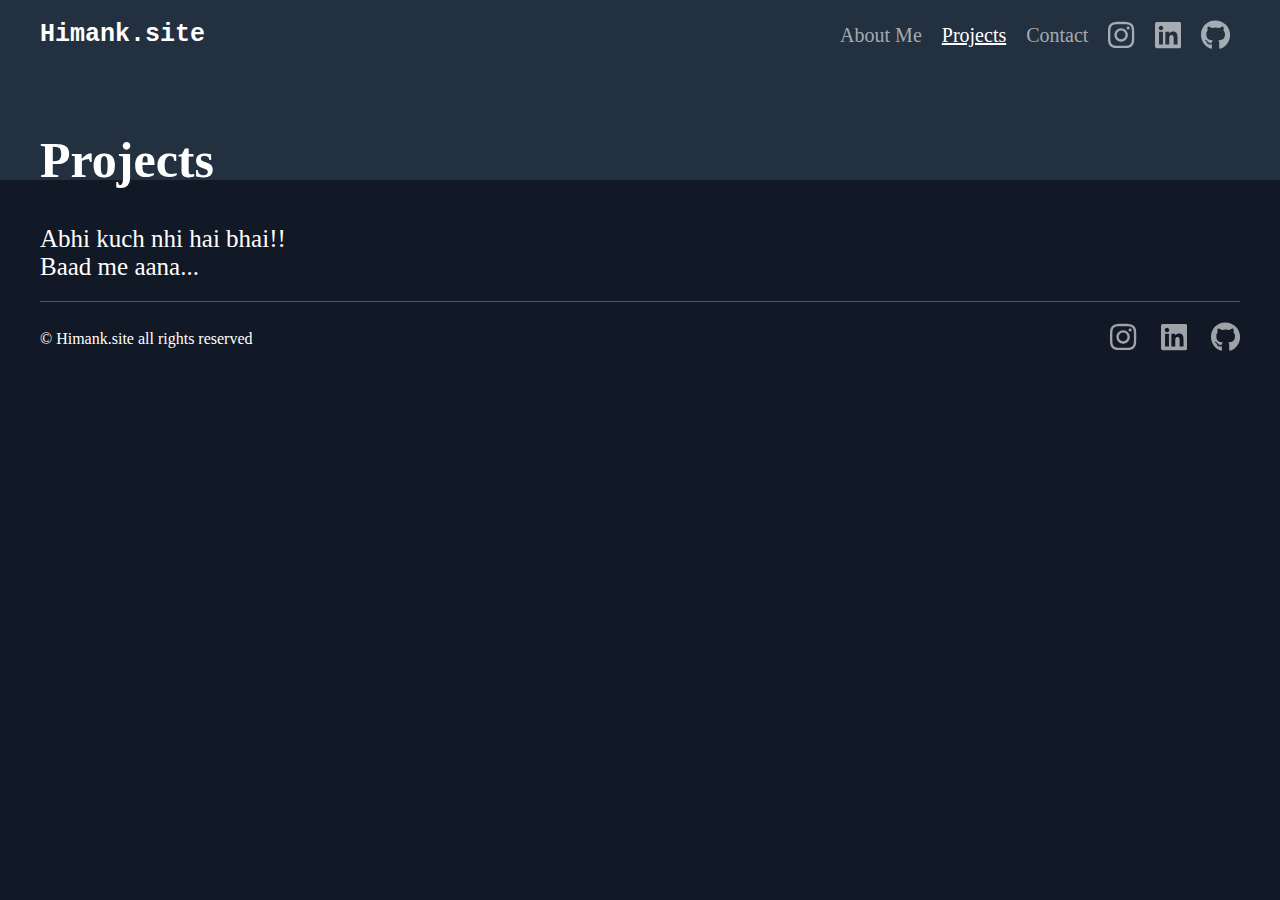
<file: Project - 3 (Basic Portfolio)/projects.html>
<!DOCTYPE html>
<html lang="en">

<head>
    <meta charset="UTF-8">
    <meta http-equiv="X-UA-Compatible" content="IE=edge">
    <meta name="viewport" content="width=device-width, initial-scale=1.0">
    <link rel="stylesheet" href="style.css">
    <title>Project-1</title>
</head>

<body>
    <header>
        <div class="center">
            <a href="" class="logo-link">Himank.site</a>
            <nav>
                <a href="index.html" class="nav-link">About Me </a>
                <a href="projects.html" class="nav-link active">Projects</a>
                <a href="contact.html" class="nav-link">Contact</a>
                <a href="https://www.instagram.com/himank8106/" class="social-link" target="_blank">
                    <svg xmlns="http://www.w3.org/2000/svg" viewBox="0 0 448 512">
                        <path
                            d="M224.1 141c-63.6 0-114.9 51.3-114.9 114.9s51.3 114.9 114.9 114.9S339 319.5 339 255.9 287.7 141 224.1 141zm0 189.6c-41.1 0-74.7-33.5-74.7-74.7s33.5-74.7 74.7-74.7 74.7 33.5 74.7 74.7-33.6 74.7-74.7 74.7zm146.4-194.3c0 14.9-12 26.8-26.8 26.8-14.9 0-26.8-12-26.8-26.8s12-26.8 26.8-26.8 26.8 12 26.8 26.8zm76.1 27.2c-1.7-35.9-9.9-67.7-36.2-93.9-26.2-26.2-58-34.4-93.9-36.2-37-2.1-147.9-2.1-184.9 0-35.8 1.7-67.6 9.9-93.9 36.1s-34.4 58-36.2 93.9c-2.1 37-2.1 147.9 0 184.9 1.7 35.9 9.9 67.7 36.2 93.9s58 34.4 93.9 36.2c37 2.1 147.9 2.1 184.9 0 35.9-1.7 67.7-9.9 93.9-36.2 26.2-26.2 34.4-58 36.2-93.9 2.1-37 2.1-147.8 0-184.8zM398.8 388c-7.8 19.6-22.9 34.7-42.6 42.6-29.5 11.7-99.5 9-132.1 9s-102.7 2.6-132.1-9c-19.6-7.8-34.7-22.9-42.6-42.6-11.7-29.5-9-99.5-9-132.1s-2.6-102.7 9-132.1c7.8-19.6 22.9-34.7 42.6-42.6 29.5-11.7 99.5-9 132.1-9s102.7-2.6 132.1 9c19.6 7.8 34.7 22.9 42.6 42.6 11.7 29.5 9 99.5 9 132.1s2.7 102.7-9 132.1z" />
                    </svg>
                </a>
                <a href="https://www.linkedin.com/in/himank8106" class="social-link" target="_blank">
                    <svg xmlns="http://www.w3.org/2000/svg" viewBox="0 0 448 512">
                        <path
                            d="M416 32H31.9C14.3 32 0 46.5 0 64.3v383.4C0 465.5 14.3 480 31.9 480H416c17.6 0 32-14.5 32-32.3V64.3c0-17.8-14.4-32.3-32-32.3zM135.4 416H69V202.2h66.5V416zm-33.2-243c-21.3 0-38.5-17.3-38.5-38.5S80.9 96 102.2 96c21.2 0 38.5 17.3 38.5 38.5 0 21.3-17.2 38.5-38.5 38.5zm282.1 243h-66.4V312c0-24.8-.5-56.7-34.5-56.7-34.6 0-39.9 27-39.9 54.9V416h-66.4V202.2h63.7v29.2h.9c8.9-16.8 30.6-34.5 62.9-34.5 67.2 0 79.7 44.3 79.7 101.9V416z" />
                    </svg>
                </a>
                <a href="https://github.com/Himank8106" class="social-link" target="_blank">
                    <svg xmlns="http://www.w3.org/2000/svg" viewBox="0 0 496 512">
                        <path
                            d="M165.9 397.4c0 2-2.3 3.6-5.2 3.6-3.3.3-5.6-1.3-5.6-3.6 0-2 2.3-3.6 5.2-3.6 3-.3 5.6 1.3 5.6 3.6zm-31.1-4.5c-.7 2 1.3 4.3 4.3 4.9 2.6 1 5.6 0 6.2-2s-1.3-4.3-4.3-5.2c-2.6-.7-5.5.3-6.2 2.3zm44.2-1.7c-2.9.7-4.9 2.6-4.6 4.9.3 2 2.9 3.3 5.9 2.6 2.9-.7 4.9-2.6 4.6-4.6-.3-1.9-3-3.2-5.9-2.9zM244.8 8C106.1 8 0 113.3 0 252c0 110.9 69.8 205.8 169.5 239.2 12.8 2.3 17.3-5.6 17.3-12.1 0-6.2-.3-40.4-.3-61.4 0 0-70 15-84.7-29.8 0 0-11.4-29.1-27.8-36.6 0 0-22.9-15.7 1.6-15.4 0 0 24.9 2 38.6 25.8 21.9 38.6 58.6 27.5 72.9 20.9 2.3-16 8.8-27.1 16-33.7-55.9-6.2-112.3-14.3-112.3-110.5 0-27.5 7.6-41.3 23.6-58.9-2.6-6.5-11.1-33.3 2.6-67.9 20.9-6.5 69 27 69 27 20-5.6 41.5-8.5 62.8-8.5s42.8 2.9 62.8 8.5c0 0 48.1-33.6 69-27 13.7 34.7 5.2 61.4 2.6 67.9 16 17.7 25.8 31.5 25.8 58.9 0 96.5-58.9 104.2-114.8 110.5 9.2 7.9 17 22.9 17 46.4 0 33.7-.3 75.4-.3 83.6 0 6.5 4.6 14.4 17.3 12.1C428.2 457.8 496 362.9 496 252 496 113.3 383.5 8 244.8 8zM97.2 352.9c-1.3 1-1 3.3.7 5.2 1.6 1.6 3.9 2.3 5.2 1 1.3-1 1-3.3-.7-5.2-1.6-1.6-3.9-2.3-5.2-1zm-10.8-8.1c-.7 1.3.3 2.9 2.3 3.9 1.6 1 3.6.7 4.3-.7.7-1.3-.3-2.9-2.3-3.9-2-.6-3.6-.3-4.3.7zm32.4 35.6c-1.6 1.3-1 4.3 1.3 6.2 2.3 2.3 5.2 2.6 6.5 1 1.3-1.3.7-4.3-1.3-6.2-2.2-2.3-5.2-2.6-6.5-1zm-11.4-14.7c-1.6 1-1.6 3.6 0 5.9 1.6 2.3 4.3 3.3 5.6 2.3 1.6-1.3 1.6-3.9 0-6.2-1.4-2.3-4-3.3-5.6-2z" />
                    </svg>
                </a>
            </nav>
        </div>
    </header>
    <div class="h1">
        <h1 class="center">
            Projects 
        </h1>
    </div>
    <div class="contact center">
        Abhi kuch nhi hai bhai!! <br> Baad me aana...
    </div>
    
    <footer class="center">
        <p>&copy; Himank.site all rights reserved</p>
        <div>
            <a href="https://www.instagram.com/himank8106/" class="social-link" target="_blank">
                <svg xmlns="http://www.w3.org/2000/svg" viewBox="0 0 448 512">
                    <path
                        d="M224.1 141c-63.6 0-114.9 51.3-114.9 114.9s51.3 114.9 114.9 114.9S339 319.5 339 255.9 287.7 141 224.1 141zm0 189.6c-41.1 0-74.7-33.5-74.7-74.7s33.5-74.7 74.7-74.7 74.7 33.5 74.7 74.7-33.6 74.7-74.7 74.7zm146.4-194.3c0 14.9-12 26.8-26.8 26.8-14.9 0-26.8-12-26.8-26.8s12-26.8 26.8-26.8 26.8 12 26.8 26.8zm76.1 27.2c-1.7-35.9-9.9-67.7-36.2-93.9-26.2-26.2-58-34.4-93.9-36.2-37-2.1-147.9-2.1-184.9 0-35.8 1.7-67.6 9.9-93.9 36.1s-34.4 58-36.2 93.9c-2.1 37-2.1 147.9 0 184.9 1.7 35.9 9.9 67.7 36.2 93.9s58 34.4 93.9 36.2c37 2.1 147.9 2.1 184.9 0 35.9-1.7 67.7-9.9 93.9-36.2 26.2-26.2 34.4-58 36.2-93.9 2.1-37 2.1-147.8 0-184.8zM398.8 388c-7.8 19.6-22.9 34.7-42.6 42.6-29.5 11.7-99.5 9-132.1 9s-102.7 2.6-132.1-9c-19.6-7.8-34.7-22.9-42.6-42.6-11.7-29.5-9-99.5-9-132.1s-2.6-102.7 9-132.1c7.8-19.6 22.9-34.7 42.6-42.6 29.5-11.7 99.5-9 132.1-9s102.7-2.6 132.1 9c19.6 7.8 34.7 22.9 42.6 42.6 11.7 29.5 9 99.5 9 132.1s2.7 102.7-9 132.1z" />
                </svg>
            </a>
            <a href="https://www.linkedin.com/in/himank8106" class="social-link" target="_blank">
                <svg xmlns="http://www.w3.org/2000/svg" viewBox="0 0 448 512">
                    <path
                        d="M416 32H31.9C14.3 32 0 46.5 0 64.3v383.4C0 465.5 14.3 480 31.9 480H416c17.6 0 32-14.5 32-32.3V64.3c0-17.8-14.4-32.3-32-32.3zM135.4 416H69V202.2h66.5V416zm-33.2-243c-21.3 0-38.5-17.3-38.5-38.5S80.9 96 102.2 96c21.2 0 38.5 17.3 38.5 38.5 0 21.3-17.2 38.5-38.5 38.5zm282.1 243h-66.4V312c0-24.8-.5-56.7-34.5-56.7-34.6 0-39.9 27-39.9 54.9V416h-66.4V202.2h63.7v29.2h.9c8.9-16.8 30.6-34.5 62.9-34.5 67.2 0 79.7 44.3 79.7 101.9V416z" />
                </svg>
            </a>
            <a href="https://github.com/Himank8106" class="social-link" target="_blank">
                <svg xmlns="http://www.w3.org/2000/svg" viewBox="0 0 496 512">
                    <path
                        d="M165.9 397.4c0 2-2.3 3.6-5.2 3.6-3.3.3-5.6-1.3-5.6-3.6 0-2 2.3-3.6 5.2-3.6 3-.3 5.6 1.3 5.6 3.6zm-31.1-4.5c-.7 2 1.3 4.3 4.3 4.9 2.6 1 5.6 0 6.2-2s-1.3-4.3-4.3-5.2c-2.6-.7-5.5.3-6.2 2.3zm44.2-1.7c-2.9.7-4.9 2.6-4.6 4.9.3 2 2.9 3.3 5.9 2.6 2.9-.7 4.9-2.6 4.6-4.6-.3-1.9-3-3.2-5.9-2.9zM244.8 8C106.1 8 0 113.3 0 252c0 110.9 69.8 205.8 169.5 239.2 12.8 2.3 17.3-5.6 17.3-12.1 0-6.2-.3-40.4-.3-61.4 0 0-70 15-84.7-29.8 0 0-11.4-29.1-27.8-36.6 0 0-22.9-15.7 1.6-15.4 0 0 24.9 2 38.6 25.8 21.9 38.6 58.6 27.5 72.9 20.9 2.3-16 8.8-27.1 16-33.7-55.9-6.2-112.3-14.3-112.3-110.5 0-27.5 7.6-41.3 23.6-58.9-2.6-6.5-11.1-33.3 2.6-67.9 20.9-6.5 69 27 69 27 20-5.6 41.5-8.5 62.8-8.5s42.8 2.9 62.8 8.5c0 0 48.1-33.6 69-27 13.7 34.7 5.2 61.4 2.6 67.9 16 17.7 25.8 31.5 25.8 58.9 0 96.5-58.9 104.2-114.8 110.5 9.2 7.9 17 22.9 17 46.4 0 33.7-.3 75.4-.3 83.6 0 6.5 4.6 14.4 17.3 12.1C428.2 457.8 496 362.9 496 252 496 113.3 383.5 8 244.8 8zM97.2 352.9c-1.3 1-1 3.3.7 5.2 1.6 1.6 3.9 2.3 5.2 1 1.3-1 1-3.3-.7-5.2-1.6-1.6-3.9-2.3-5.2-1zm-10.8-8.1c-.7 1.3.3 2.9 2.3 3.9 1.6 1 3.6.7 4.3-.7.7-1.3-.3-2.9-2.3-3.9-2-.6-3.6-.3-4.3.7zm32.4 35.6c-1.6 1.3-1 4.3 1.3 6.2 2.3 2.3 5.2 2.6 6.5 1 1.3-1.3.7-4.3-1.3-6.2-2.2-2.3-5.2-2.6-6.5-1zm-11.4-14.7c-1.6 1-1.6 3.6 0 5.9 1.6 2.3 4.3 3.3 5.6 2.3 1.6-1.3 1.6-3.9 0-6.2-1.4-2.3-4-3.3-5.6-2z" />
                </svg>
            </a>
        </div>
    </footer>
</body>

</html>
</file>
<file: Project - 2 (Photo Studio Site)/style.css>
@import url('https://fonts.googleapis.com/css2?family=Roboto+Condensed&display=swap');

body{
    background-color: #f8f7f4;
    font-family: 'Roboto Condensed', sans-serif;
    margin: 0;
}

h1,h2,h2,h4{
    font-family: sans-serif;
}
img{
    width: 100%;
}

header{
    justify-content: space-between;
    position: fixed;
    top: 0;
    width: 100%;
    z-index: 2;
    padding: 15px 0;
    background-color: #e7e7e7;
}

header .columns{
    max-width: 1200px;
    margin: 0 auto;
    display: grid;
    grid-template-columns: 1fr 1fr 1fr;
}

header svg{
    height: 30px;
}

header a.logo{
    text-align: center;
}

header a.logo svg{
    fill: #bd9a59;
}

header a{
    text-decoration: none;
}

header nav{
    align-self: center;
}

header nav a{
    color: #777;
    margin-right: 10px;
}

header div.social{
    text-align: right;
}

header div.social a{
    margin-left: 10px;
}

header div.social svg{
    fill: #777;
}

header label.hamburger{
    position: absolute;
    top: 10px;
    right: 80px;
    padding: 10px;
    cursor: pointer;
    transform: rotate(90deg);
}

header .mobile-navigation{
    background-color: #fff;
    padding: 50px;
    position: fixed;
    text-align: center;
    top: 60px;
    right: 0;
    left: 0;
    bottom: 0;
}

header .mobile-navigation a{
    display: block;
    color: #bd9a59;
    padding: 10px;
    border-bottom: 1px solid #d8d7d4;
}

header .mobile-navigation a:last-child{
    border-bottom: 0;
}

header input[type="checkbox"] ~ div.mobile-navigation{
    display: none;
}

header input[type="checkbox"]:checked ~ div.mobile-navigation{
    display: block;
}

header input[type="checkbox"]{
    display: none;
}

@media screen and (min-width:900px) {
    header label.hamburger{
        display: none;
    }
}

@media screen and (max-width:900px){
    header nav,
    header .social{
        display: none;
    }
}

div.intro{
    position: relative;
    z-index: 1;
}

div.intro div.background{
    position: absolute;
    top: 0;
    bottom: 0;
    width: 100%;
}

div.intro div.background img{
    width: 100%;
    height: 100%;
    object-fit: cover;
}

div.intro div.content{
    position: relative;
    z-index: 10;
    text-align: center;
    padding-top: 200px;
    padding-bottom: 150px;
}

div.intro div.content h1{
    margin: 0;
    color: #bd9a59;
}

div.intro div.content h2{
    color: #777;
    font-size: 24px;
    margin-bottom: 100px;
}

div.intro div.overlay{
    background-color: #f7f6f4;
    position: absolute;
    opacity: 0.9;
    width: 100%;
    top: 0;
    bottom: 0;
}

a.btn,button, label.hamburger{
    text-transform: uppercase;
    text-decoration: none;
    color: #bd9a59;
    border: 2px solid #bd9a59;
    padding: 10px 40px;
    letter-spacing: 2px;
}

div.top3{
    display: grid;
    grid-template-columns: 2fr 1fr;
    gap: 20px;
}

@media screen and (max-width: 900px) {
    div.top3{
        grid-template-columns: 1fr;
    }
}

div.top3 img{
    display: block;
}

.top3 .right{
    display: grid;
    gap: 20px;
}

@media screen and (max-width: 900px){
    .top3 .right{
        grid-template-columns: 1fr 1fr;
    }
}

div.fourth{
    margin-top: 20px;
}

div.recent{
    margin: 0px auto;
    max-width: 1200px;
    padding: 0 20px;
}

.recent h2{
    text-align: center;
    padding-top: 100px;
    padding-bottom: 30px;
}

.text-blocks-outer{
    background-color: #fff;
}

div.text-blocks{
    /* background-color: #f8f7f4; */
    margin: 50px auto 0;
    max-width: 1200px;
    padding: 50px 20px;
}

/* div.text-blocks{
    max-width: 1200px;
} */

div.text-block{
    display: grid;
    grid-template-columns: 1fr 1fr;
}

@media screen and (max-width: 900px){
    div.text-block{
        grid-template-columns: 1fr;
    }
}

.text-block:nth-child(even) div.image{
    order: 3;
}

@media screen and (max-width: 900px){
    .text-block:nth-child(even) div.image{
        order: 0;
    }
}

.text-block .content{
    padding: 0 20px 20px;
}

@media screen and (max-width: 900px){
    .text-block .content{
        text-align: center;
    }
}

.text-block .content p{
    margin-bottom: 20px;
}

.text-block .content .btn{
    display: inline-block;
}


footer{
    margin: 0 auto;
    background-color: #fff;
    padding: 50px 0;
    border-top: 2px solid #e7e6e3;
}

footer .center{
    max-width: 1200px;
    margin: 0 auto;
}

footer h2{
    text-align: center;
    margin: 0 0 30px;
}

footer form{
    max-width: 300px;
    margin: 0 auto;
}

footer .fields{
    overflow: hidden;
}

footer input,
footer textarea{
    border: 2px solid #b1b1b1;
    padding: 5px;
    width: 100%;
    display: block;
    box-sizing: border-box;
}

footer button{
    width: 100%;
    background-color: #fff;
    cursor: pointer;
    margin-top: 30px;
}

footer .socials{
    text-align: center;
}

footer .socials h3{
    color: #777;
    margin: 40px 0 10px;
}

footer .socials a{
    text-decoration: none;
    display: inline-block;
    margin: 0 10px;
}

footer .socials a svg{
    height: 30px;
    fill: #555;
}
</file>
<file: Project - 3 (Basic Portfolio)/style.css>
body{
    background-color: #111926;
    color: #fff;
    margin: 0;
}

.center{
    max-width: 1200px;
    /* margin: 0 auto; */
    margin-left: auto;
    margin-right: auto;
}

header{
    /* margin-bottom: 50px; */
    background-color: #223040;
    padding: 20px 0;
    font-size: 20px;
}

.logo-link{
    font-family: 'Courier New', Courier, monospace;
    font-weight: 700;
    font-size: 25px;
}

header div.center{
    display: flex;
    justify-content: space-between;
}

header a{
    color: #fff;
    text-decoration: none;
    height: 30px;
    line-height: 30px;
    display: inline-block;
}

header a.nav-link.active{
    color: #fff;
    text-decoration: underline;
}

a.social-link svg{
    fill:rgba(255, 255, 255, 0.6);
    height: 30px;
}

header nav{
    display: flex;
}

header nav a{
    padding: 0 10px;
    color: rgba(255, 255, 255, 0.6);
}

div.intro{
    background-color: #111926;
    display: flex;
    gap: 20px;
    justify-content: space-between;
}

div.intro img{
    width: 200px;
    margin-top: 20px;
}

div.intro p{
    margin: 0;
    align-self: center;
    font-size: 25px;
}

div.h1{
    background-color: #223040;
}

h1{
    margin: 0;
    padding-top: 70px;
    font-size: 50px;
    line-height: 40px;
}

footer{
    display: flex;
    justify-content: space-between;
    margin-top: 20px;
    border-top: 1px solid #556;
    padding: 20px 0;
}

footer p{
    margin: 0;
    align-self: center;
}

footer a{
    text-decoration: none;
}

footer a.social-link{
    margin-left: 20px;
}

div.contact{
    text-align: left;
    padding-top: 45px;
    font-size: 25px;
}
</file>
<file: Project - 5 (Image Gallery)/Styles.css>
@import url("https://fonts.googleapis.com/css2?family=Poppins:wght@200;300;400;500;600;700;800&display=swap");

html{
    font-family: "Poppins", sans-serif;
    background-color: #f4f4f4;
}

*{
    margin: 0;
    padding: 0;
    box-sizing: border-box;
}

#wrapper{
    max-width: 1200px;
    margin: 0 auto;
    padding: 20px;
}

.container{
    display: flex;
    justify-content: space-between;
    flex-wrap: wrap;
}

h2{
    text-align: center;
    font-size: 3rem;
    margin: 15px 0px 40px 0px;
}

.card{
    width: 32%;
    height: auto;
    overflow: hidden;
    position: relative;
    display: flex;
    border-radius: 10px;
    margin-bottom: 20px;
    align-items: center;
    transition: 0.5s;
}

img{
    height: 100%;
    width: 100%;
    object-fit: cover;
    filter: grayscale(100%);
}

.card:hover{
    transform: scale(1.03);
    filter: drop-shadow(0 0 10px #333);
}

.card:hover img{
    filter: grayscale(0);
}

.card figcaption{
    position: absolute;
    bottom: 0;
    text-align: center;
    width: fit-content;
    height: 16%;
    background: linear-gradient(0deg, rgba(0,0,0,0.2) 0%, rgba(255,255,255,0) 100%);
    opacity: 0;
    color: #fff;
    padding: 25px;
    font-weight: 700;
    font-size: 20px;
}

.card:hover figcaption{
    opacity: 1;
    bottom: 40%;
    transform: translateX(80%) rotate(360deg) translateY(-15%);
    transition: 1s;
}
</file>
<file: Project - 6 (Hire Me Button)/Styles.css>
*{
    margin: 0;
    padding: 0;
    box-sizing: border-box;
}

.container{
    display: flex;
    width: 100vw;
    height: 100vh;
    justify-content: center;
    align-items: center;
}

.button{
    /* border: 1px solid black; */
    padding: 10px 30px ;
    width: fit-content;
    background-color: #e84949;
    font-family: Verdana, Geneva, Tahoma, sans-serif;
    font-size: 700;
    color: white;
    z-index: 1;
    position: relative;
}

.button::before{
    content: "";
    position: absolute;
    background-color: black;
    top: 0;
    bottom: 0;
    right: 0;
    left: 0;

    z-index: -1;
    transform: scaleX(0);
    transform-origin: left;
    transition: 0.5s ease;
}

.button:hover{
    color: #e84949;
}

.button:hover::before{
    transform: scaleX(1);
}
</file>
<file: Project - 7 (Modern Chair)/Styles.css>
*{
    margin: 0;
    padding: 0;
    box-sizing: border-box;
}

.wrapper{
    width: 100%;
    height: 100vh;
    overflow-x: hidden;
    overflow-y: auto;
    font-family: "Poppins", sans-serif;
}

.container{
    position: relative;
    width: 860px;
    margin: 0 auto;
    display: flex;
    flex-wrap: wrap;
}

.sectionFluid{
    position: relative;
    width: 100%;
    display: block;
}

[type="radio"]:checked,
[type="radio"]:not(:checked){
    visibility: hidden;
    position: absolute;
}

.colorBtn:checked + label,
.colorBtn:not(:checked) + label{
    height: 40px;
    width: 40px;
    cursor: pointer;
    margin-right: 10px;
    border: 3px solid transparent;
    transition: all 200ms linear;
    border-radius: 4px;
    box-shadow: 0 12px 35px 2px rgba(16, 39, 112, 0.25);
    background-position: center;
    background-size: cover;
    z-index: 10;
}

label.firstColor{
    margin-left: 500px;
    background-image: url("./Images/color2.jpg");
}
label.color2 {
  background-image: url("./Images/color1.jpg");
}
label.color3 {
  background-image: url("./Images/color3.jpg");
}
label.color4 {
  background-image: url("./Images/color4.jpg");
}
label.color5 {
  background-image: url("./Images/color5.jpg");
}
label.color6 {
  background-image: url("./Images/color6.jpg");
}

.colorBtn:checked + label {
  border-color: #434343;
  transform: scale(1.1);
}

.imgWrap{
    height: 410px;
    width: 500px;
    background-image: url(./Images/chair2.png);
    position: absolute;
    top: 100px;
    left: 0;
    background-size: 100%;
    display: inline-block;
    opacity: 0;
    transition: all 550ms linear;
    transition-delay: 100ms;
    z-index: 9;
}

.forColor1:checked ~ .imgWrap.chair1 {
    opacity: 1;
    animation: shake 0.7s cubic-bezier(0.36, 0.07, 0.19, 0.97) both;
}
.imgWrap.chair2 {
  background-image: url("./Images/chair1.png");
}
.forColor2:checked ~ .imgWrap.chair2 {
  opacity: 1;
  animation: shake 0.7s cubic-bezier(0.36, 0.07, 0.19, 0.97) both;
}
.imgWrap.chair3 {
  background-image: url("./Images/chair3.png");
}
.forColor3:checked ~ .imgWrap.chair3 {
  opacity: 1;
  animation: shake 0.7s cubic-bezier(0.36, 0.07, 0.19, 0.97) both;
}
.imgWrap.chair4 {
  background-image: url("./Images/chair4.png");
}
.forColor4:checked ~ .imgWrap.chair4 {
  opacity: 1;
  animation: shake 0.7s cubic-bezier(0.36, 0.07, 0.19, 0.97) both;
}
.imgWrap.chair5 {
  background-image: url("./Images/chair5.png");
}
.forColor5:checked ~ .imgWrap.chair5 {
  opacity: 1;
  animation: shake 0.7s cubic-bezier(0.36, 0.07, 0.19, 0.97) both;
}
.imgWrap.chair6 {
  background-image: url("./Images/chair6.png");
}
.forColor6:checked ~ .imgWrap.chair6 {
  opacity: 1;
  animation: shake 0.7s cubic-bezier(0.36, 0.07, 0.19, 0.97) both;
}
@keyframes shake {
  10%,
  90% {
    transform: translate3d(-1px, 0, 0) rotate(-1deg);
  }
  20%,
  80% {
    transform: translate3d(2px, 0, 0) rotate(2deg);
  }
  30%,
  50%,
  70% {
    transform: translate3d(-3px, 0, 0) rotate(-3deg);
  }
  40%,
  60% {
    transform: translate3d(3px, 0, 0) rotate(3deg);
  }
}

.backColor {
    position: fixed;
    top: 0;
    left: 0;
    width: 100%;
    height: 100%;
    display: block;
    z-index: 1;
    background-image: linear-gradient(196deg, #4c4c4c, #262626);
    transition: all 250ms linear;
    transition-delay: 300ms;
}

.infoWrap{
    z-index: 10;
    position: relative;
    margin-left: 500px;
    display: block;
    text-align: left;
}

.titleUp {
    font-weight: 700;
    text-transform: uppercase;
    letter-spacing: 1px;
    font-size: 13px;
    line-height: 1.2;
    color: #fff;
    margin-top: 80px;
    margin-bottom: 10px;
}

h2 {
    font-weight: 800;
    font-size: 34px;
    line-height: 1.2;
    color: #fff;
    margin-top: 0;
    margin-bottom: 10px;
}

h4 {
    font-weight: 500;
    font-size: 26px;
    line-height: 1.2;
    color: #fff;
    margin-top: 0;
    margin-bottom: 30px;
}

h4 span {
    text-decoration: line-through;
    font-size: 20px;
    opacity: 0.6;
    padding-left: 15px;
}

h5 {
    font-weight: 600;
    font-size: 18px;
    line-height: 1.2;
    color: #fff;
    margin-top: 0;
    margin-bottom: 20px;
}

p{
    font-weight: 400;
    font-size: 16px;
    line-height: 1.7;
    color: #fff;
    margin: 0;
}
  
.descBtn:checked + label,
.descBtn:not(:checked) + label {
  position: relative;
  transition: all 200ms linear;
  display: inline-block;
  border: none;
  cursor: pointer;
  color: #ffeba7;

  font-weight: 600;
  font-size: 18px;
  line-height: 1.2;
  color: #fff;
  margin-right: 25px;
  opacity: 0.5;
}

.descBtn:checked + label {
  opacity: 1;
}

.descBtn:not(:checked) + label:hover {
  opacity: 0.8;
}

.descSec {
  padding-top: 20px;
  padding-bottom: 30px;
  transition: all 250ms linear;
  opacity: 0;
  overflow: hidden;
  pointer-events: none;
  transform: translateY(20px);
  color: #fff;
}

.descSec.accor2 {
  position: absolute;
  top: 25px;
  left: 0;
  width: 100%;
  z-index: 2;
}

#desc1:checked ~ .descSec.accor1 {
  opacity: 1;
  pointer-events: auto;
  transform: translateY(0);
}

#desc2:checked ~ .descSec.accor2 {
  opacity: 1;
  pointer-events: auto;
  transform: translateY(0);
}

.sectionInline {
    position: relative;
    display: inline-block;
    margin-right: 20px;
}

.sectionInline p span {
    font-size: 30px;
    line-height: 1.1;
}

.btn{
    position: relative;
    font-weight: 500;
    font-size: 14px;
    line-height: 2;
    height: 48px;
    border-radius: 4px;
    width: 210px;
    letter-spacing: 1px;
    display: inline-flex;
    align-items: center;
    justify-content: center;
    border: none;
    cursor: pointer;
    color: #fff;
    box-shadow: 0 6px 15px 0 rgba(16, 39, 112, 0.15);
    transition: all 250ms linear;
    text-decoration: none;
    margin-top: 50px;
}

.icon {
    padding-right: 7px;
    font-size: 20px;
}

.btn:before {
    position: absolute;
    top: 0;
    left: 0;
    width: 100%;
    height: 100%;
    content: "";
    z-index: -1;
    background-color: #1a1a1a;
    transition: background-color 250ms 300ms ease;
}

.btn:hover {
    box-shadow: 0 12px 35px 0 rgba(16, 39, 112, 0.25);
    background-color: #333;
}

.forColor2:checked ~ .infoWrap .btn:before {
    background-color: #944852;
}
.forColor3:checked ~ .infoWrap .btn:before {
    background-color: #40566e;
}
.forColor4:checked ~ .infoWrap .btn:before {
    background-color: #5e89b2;
}
.forColor5:checked ~ .infoWrap .btn:before {
    background-color: #8c7f76;
}
.forColor6:checked ~ .infoWrap .btn:before {
    background-color: #5d6160;
}
  

.forColor2:checked ~ .backColor {
    background-image: linear-gradient(196deg, #f1a9a9, #e66767);

}
.forColor3:checked ~ .backColor {
    background-image: linear-gradient(196deg, #8a9fb2, #5f7991);

}
.forColor4:checked ~ .backColor {
    background-image: linear-gradient(196deg, #97afc3, #6789a7);

}
.forColor5:checked ~ .backColor {
    background-image: linear-gradient(196deg, #afa6a0, #8c7f76);

}
.forColor6:checked ~ .backColor {
    background-image: linear-gradient(196deg, #aaadac, #838786);
}

@media screen and (max-width: 991px) {
    .container{
        margin: 0 auto;
        text-align: center;
        width: 370px;
    }

    label.firstColor{
        margin-left: 0;
    }

    .infoWrap{
        margin-left: 0;
        width: 370;
        margin: 0 auto;
        text-align: center;
    }

    .imgWrap{
        width: 375px;
        height: 308px;
        left: 50%;
        margin-left: -190px;
    }

    .mobMargin{
        margin-top: 350px;
    }

    .descBtn:checked + label,
    .descBtn:not(:checked) + label {
        margin-left: 15px;
        margin-left: 15px;
    }

    .colorBtn:checked + label,
    .colorBtn:not(:checked) + label {
        height: 40px;
        width: 40px;
        margin: 5px auto;
        text-align: center;
    }

    .sectionInline{
        margin: 0 5px;
    }

    .btn{
        margin: 40px 0 50px 0;
    }
}

@media screen and (max-width: 575px) {
    .container{
        width: 280px;
    }

    .infoWrap{
        width: 280px;
    }

    .colorBtn:checked + label,
    .colorBtn:not(:checked) + label {
        height: 30px;
        width: 30px;
    } 

    .sectionInline p span{
        font-size: 24px;
        line-height: 1.1;
    }

    .sectionInline p {
        font-size: 14px;
    }
}
</file>
